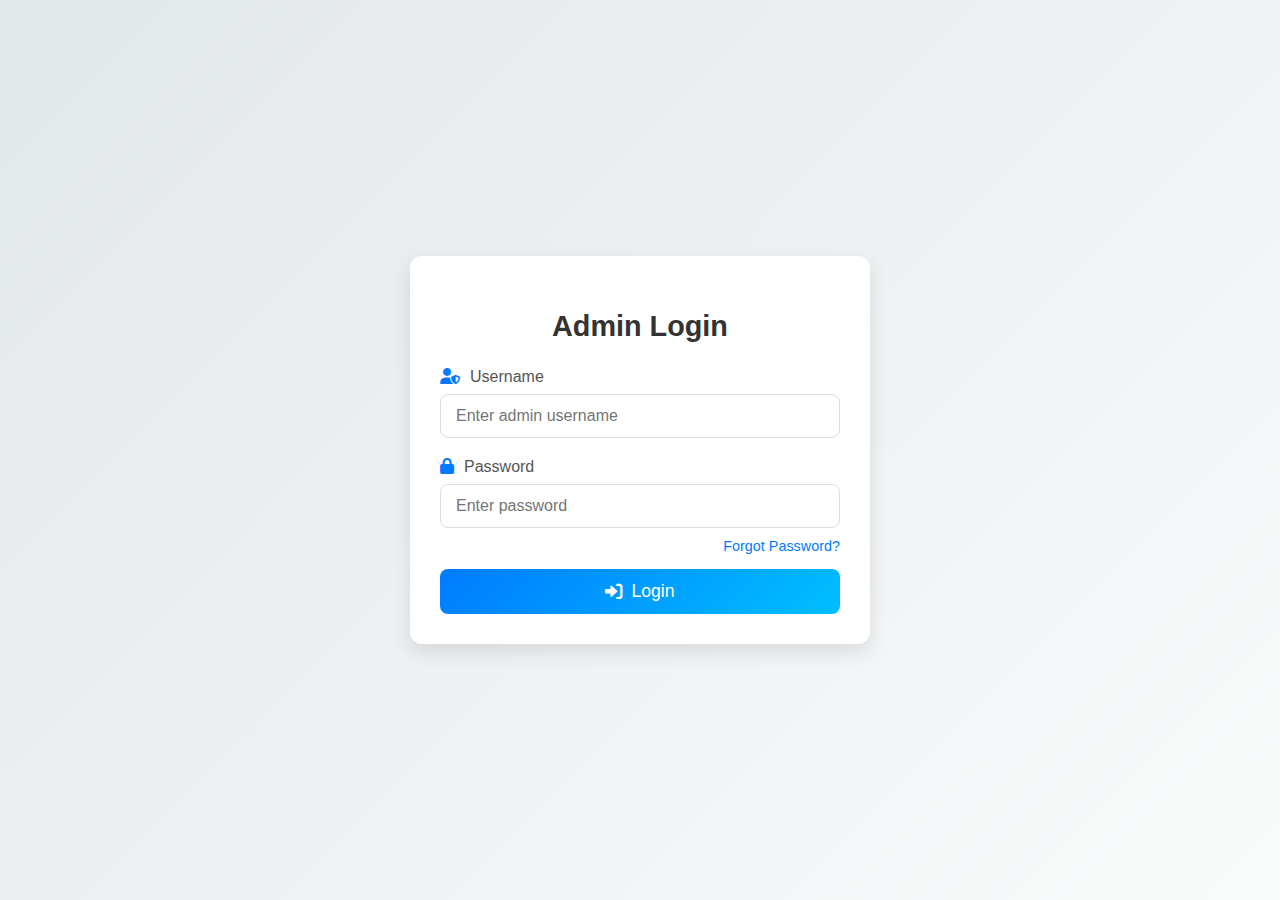
<file: Admin login.html>
<!DOCTYPE html>
<html lang="en">
<head>
  <meta charset="UTF-8" />
  <meta name="viewport" content="width=device-width, initial-scale=1.0"/>
  <title>Admin Login</title>
  <link rel="stylesheet" href="https://cdnjs.cloudflare.com/ajax/libs/font-awesome/6.0.0/css/all.min.css"/>
  <style>
    body {
      font-family: 'Poppins', sans-serif;
      background: linear-gradient(135deg, rgba(207, 216, 220, 0.6), rgba(236, 239, 241, 0.3));
      color: #333;
      margin: 0;
      padding: 0;
      display: flex;
      justify-content: center;
      align-items: center;
      min-height: 100vh;
    }

    .container {
      width: 100%;
      max-width: 400px;
      padding: 30px;
      background-color: #fff;
      border-radius: 12px;
      box-shadow: 0 8px 20px rgba(0, 0, 0, 0.1);
      transition: transform 0.3s ease;
    }

    .container:hover {
      transform: translateY(-5px);
    }

    h2 {
      text-align: center;
      margin-bottom: 25px;
      font-size: 1.8rem;
      color: #333;
      font-weight: 600;
    }

    .form-group {
      margin-bottom: 20px;
    }

    label {
      display: block;
      font-size: 1rem;
      color: #555;
      margin-bottom: 8px;
      font-weight: 500;
    }

    input[type="text"],
    input[type="password"] {
      width: 100%;
      padding: 12px 15px;
      font-size: 1rem;
      border: 1px solid #ddd;
      border-radius: 8px;
      box-sizing: border-box;
      transition: border-color 0.3s ease;
      outline: none;
    }

    input[type="text"]:focus,
    input[type="password"]:focus {
      border-color: #007bff;
      box-shadow: 0 0 8px rgba(0, 123, 255, 0.2);
    }

    button {
      background: linear-gradient(135deg, #007bff, #00bfff);
      color: #fff;
      padding: 12px 25px;
      font-size: 1.1rem;
      border: none;
      border-radius: 8px;
      cursor: pointer;
      transition: all 0.3s ease;
      display: flex;
      align-items: center;
      justify-content: center;
      width: 100%;
    }

    button:hover {
      background: linear-gradient(135deg, #0056b3, #009dff);
      transform: scale(1.05);
    }

    button i {
      margin-right: 8px;
    }

    .form-group i {
      margin-right: 10px;
      color: #007bff;
    }

    .forgot-password {
      text-align: right;
      font-size: 0.9rem;
      margin-top: -10px;
      margin-bottom: 15px;
    }

    .forgot-password a {
      text-decoration: none;
      color: #007bff;
    }

    .forgot-password a:hover {
      text-decoration: underline;
    }
  </style>
</head>
<body>
  <div class="container">
    <h2>Admin Login</h2>
    <form id="login-form">
      <div class="form-group">
        <label for="username"><i class="fa fa-user-shield"></i>Username</label>
        <input type="text" id="username" name="username" placeholder="Enter admin username" required>
      </div>

      <div class="form-group">
        <label for="password"><i class="fa fa-lock"></i>Password</label>
        <input type="password" id="password" name="password" placeholder="Enter password" required>
      </div>

      <div class="forgot-password">
        <a href="#">Forgot Password?</a>
      </div>

      <button type="submit"><i class="fa fa-sign-in-alt"></i>Login</button>
    </form>
  </div>

  <script>
    document.getElementById('login-form').addEventListener('submit', function(event) {
      event.preventDefault();
      const username = document.getElementById('username').value.trim();
      const password = document.getElementById('password').value;

      const defaultUsername = "Disaster@gmail.com";
      const defaultPassword = "Test@123";

      if (username === defaultUsername && password === defaultPassword) {
        alert("Login successful");
        window.location.href = "Admin site.html";
        // You can redirect to the admin dashboard here:
        // window.location.href = "dashboard.html";
      } else {
        alert("Invalid username or password");
      }
    });
  </script>
</body>
</html>
</file>
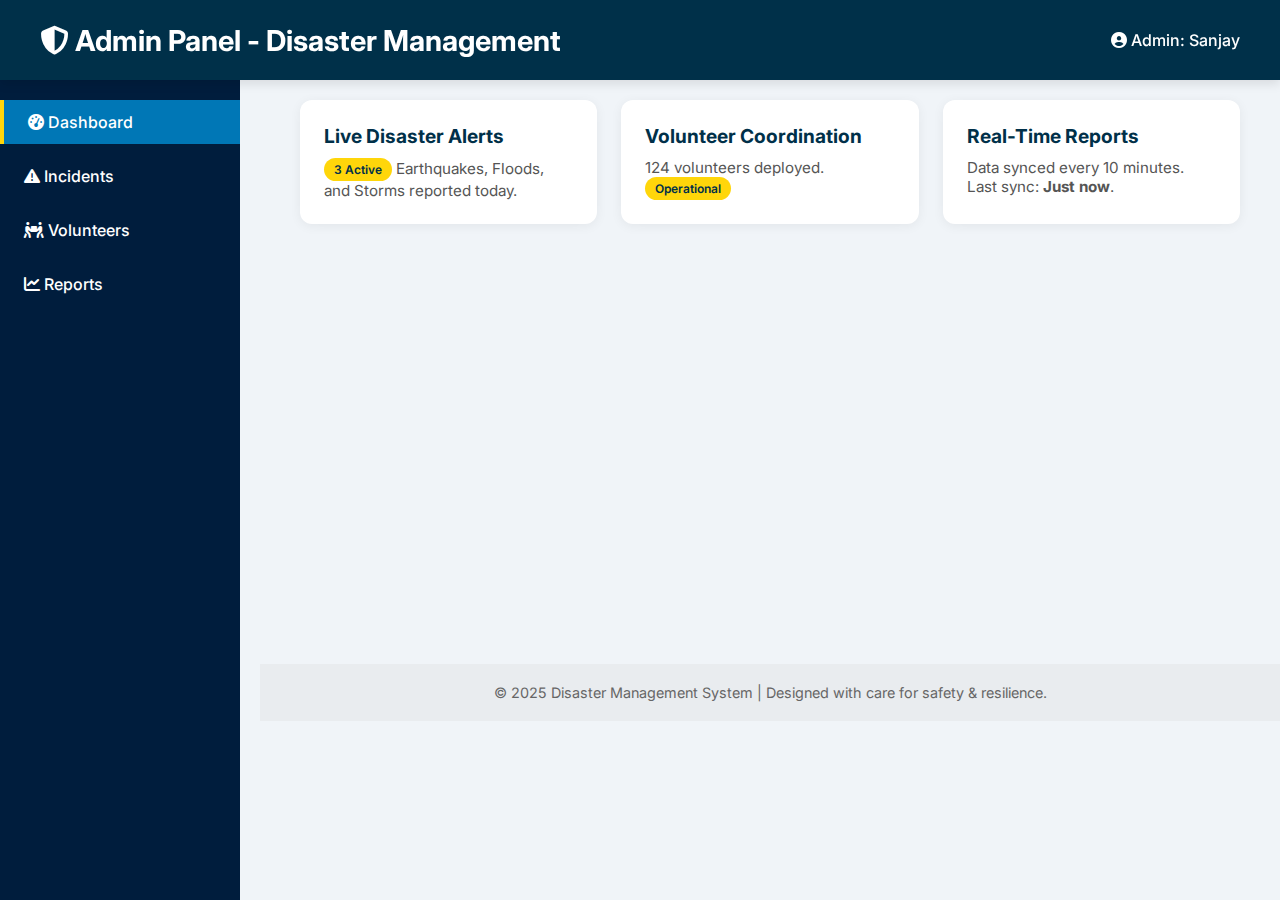
<file: Admin site.html>
<!DOCTYPE html>
<html lang="en">
<head>
    <meta charset="UTF-8">
    <meta name="viewport" content="width=device-width, initial-scale=1.0">
    <title>Admin Dashboard | Disaster Management System</title>
    <link href="https://fonts.googleapis.com/css2?family=Inter:wght@400;600;700&display=swap" rel="stylesheet">
    <link rel="stylesheet" href="https://cdnjs.cloudflare.com/ajax/libs/font-awesome/6.4.0/css/all.min.css">
    <style>
        * {
            margin: 0;
            padding: 0;
            box-sizing: border-box;
        }

        body {
            font-family: 'Inter', sans-serif;
            background: #f0f4f8;
            color: #333;
        }

        header {
            background: #003049;
            color: white;
            padding: 10px 30px;
            display: flex;
            align-items: center;
            justify-content: space-between;
            box-shadow: 0 4px 10px rgba(0,0,0,0.1);
            position: fixed;
            width: 100%;
        }

        header h1 {
            font-size: 1.7rem;
            font-weight: 700;
        }

        header .admin-user {
            font-size: 1rem;
            font-weight: 500;
        }

        .sidebar {
            position: fixed;
            top: 80px;
            left: 0;
            height: calc(100% - 80px);
            width: 240px;
            background: #001d3d;
            padding-top: 20px;
            display: flex;
            flex-direction: column;
            gap: 10px;
        }

        .sidebar a {
            padding: 12px 24px;
            color: #fff;
            text-decoration: none;
            font-weight: 500;
            transition: background 0.2s;
        }

        .sidebar a:hover,
        .sidebar a.active {
            background: #0077b6;
            border-left: 4px solid #ffd60a;
        }

        .main-content {
            margin-left: 260px;
            padding: 40px;
            margin-bottom: 400px;
        }

        .card-grid {
            display: grid;
            grid-template-columns: repeat(auto-fit, minmax(280px, 1fr));
            gap: 24px;
        }

        .card {
            background: white;
            border-radius: 12px;
            padding: 24px;
            box-shadow: 0 2px 12px rgba(0, 0, 0, 0.06);
            transition: transform 0.2s;
        }

        .card:hover {
            transform: translateY(-5px);
        }

        .card h3 {
            font-size: 1.2rem;
            margin-bottom: 10px;
            color: #003049;
        }

        .card p {
            font-size: 0.95rem;
            color: #555;
        }

        .status-tag {
            display: inline-block;
            background: #ffd60a;
            color: #003049;
            padding: 4px 10px;
            border-radius: 20px;
            font-size: 0.75rem;
            font-weight: 600;
        }

        footer {
            margin-top: 30%;
            margin-left: 260px;
            padding: 20px 40px;
            background: #e9ecef;
            text-align: center;
            font-size: 0.9rem;
            color: #666;
        }

        @media (max-width: 768px) {
            .sidebar {
                position: relative;
                width: 100%;
                height: auto;
                flex-direction: row;
                overflow-x: auto;
                top: 0;
            }

            .main-content,
            footer {
                margin-left: 0;
                padding: 20px;
            }
        }/* Reset and Base Styles */
* {
    margin: 0;
    padding: 0;
    box-sizing: border-box;
}

body {
    font-family: 'Inter', sans-serif;
    background: #f0f4f8;
    color: #333;
}

/* Header */
header {
    background: #003049;
    color: white;
    padding: 20px 40px;
    display: flex;
    align-items: center;
    justify-content: space-between;
    box-shadow: 0 4px 10px rgba(0,0,0,0.1);
    position: fixed;
    width: 100%;
    top: 0;
    left: 0;
    z-index: 1000;
    height: 80px;
}

header h1 {
    font-size: 1.8rem;
    font-weight: 700;
}

header .admin-user {
    font-size: 1rem;
    font-weight: 500;
}

/* Sidebar */
.sidebar {
    position: fixed;
    top: 80px;
    left: 0;
    height: calc(100% - 80px);
    width: 240px;
    background: #001d3d;
    padding-top: 20px;
    display: flex;
    flex-direction: column;
    gap: 10px;
    z-index: 999;
}

.sidebar a {
    padding: 12px 24px;
    color: #fff;
    text-decoration: none;
    font-weight: 500;
    transition: background 0.2s;
}

.sidebar a:hover,
.sidebar a.active {
    background: #0077b6;
    border-left: 4px solid #ffd60a;
}

/* Main Content */
.main-content {
    margin-left: 260px;
    padding: 100px 40px 40px 40px; /* adjusted top padding for fixed header */
    position: relative;
}

.card-grid {
    display: grid;
    grid-template-columns: repeat(auto-fit, minmax(280px, 1fr));
    gap: 24px;
}

.card {
    background: white;
    border-radius: 12px;
    padding: 24px;
    box-shadow: 0 2px 12px rgba(0, 0, 0, 0.06);
    transition: transform 0.2s;
}

.card:hover {
    transform: translateY(-5px);
}

.card h3 {
    font-size: 1.2rem;
    margin-bottom: 10px;
    color: #003049;
}

.card p {
    font-size: 0.95rem;
    color: #555;
}

.status-tag {
    display: inline-block;
    background: #ffd60a;
    color: #003049;
    padding: 4px 10px;
    border-radius: 20px;
    font-size: 0.75rem;
    font-weight: 600;
}


/* Footer */
footer {
    margin-left: 260px;
    padding: 20px 40px;
    background: #e9ecef;
    text-align: center;
    font-size: 0.9rem;
    color: #666;
    margin-top: 40px;
    position: relative;
}

/* Responsive */
@media (max-width: 768px) {
    .sidebar {
        position: relative;
        width: 100%;
        height: auto;
        flex-direction: row;
        overflow-x: auto;
        top: 0;
    }

    .main-content,
    footer {
        margin-left: 0;
        padding: 20px;
    }

    header {
        flex-direction: column;
        padding: 10px 20px;
        height: auto;
    }

    .sidebar {
        top: auto;
    }
} 

    </style>
</head>
<body>
    <header>
        <h1><i class="fas fa-shield-alt"></i> Admin Panel - Disaster Management</h1>
        <div class="admin-user"><i class="fas fa-user-circle"></i> Admin: Sanjay</div>
    </header>

    <nav class="sidebar">
        <a href="Admin site.html" class="active"><i class="fas fa-tachometer-alt"></i> Dashboard</a>
        <a href="#"><i class="fas fa-exclamation-triangle"></i> Incidents</a>
        <a href="#"><i class="fas fa-people-carry"></i> Volunteers</a>
        <a href="#"><i class="fas fa-chart-line"></i> Reports</a>
    </nav>

    <main class="main-content">
        <div class="card-grid">
            <div class="card">
                <h3>Live Disaster Alerts</h3>
                <p><span class="status-tag">3 Active</span> Earthquakes, Floods, and Storms reported today.</p>
            </div>

            <div class="card">
                <h3>Volunteer Coordination</h3>
                <p>124 volunteers deployed. <span class="status-tag">Operational</span></p>
            </div>


            <div class="card">
                <h3>Real-Time Reports</h3>
                <p>Data synced every 10 minutes. Last sync: <strong>Just now</strong>.</p>
            </div>
        </div>
    </main>

    <footer>
        &copy; 2025 Disaster Management System | Designed with care for safety & resilience.
    </footer>
</body>
</html>
</file>
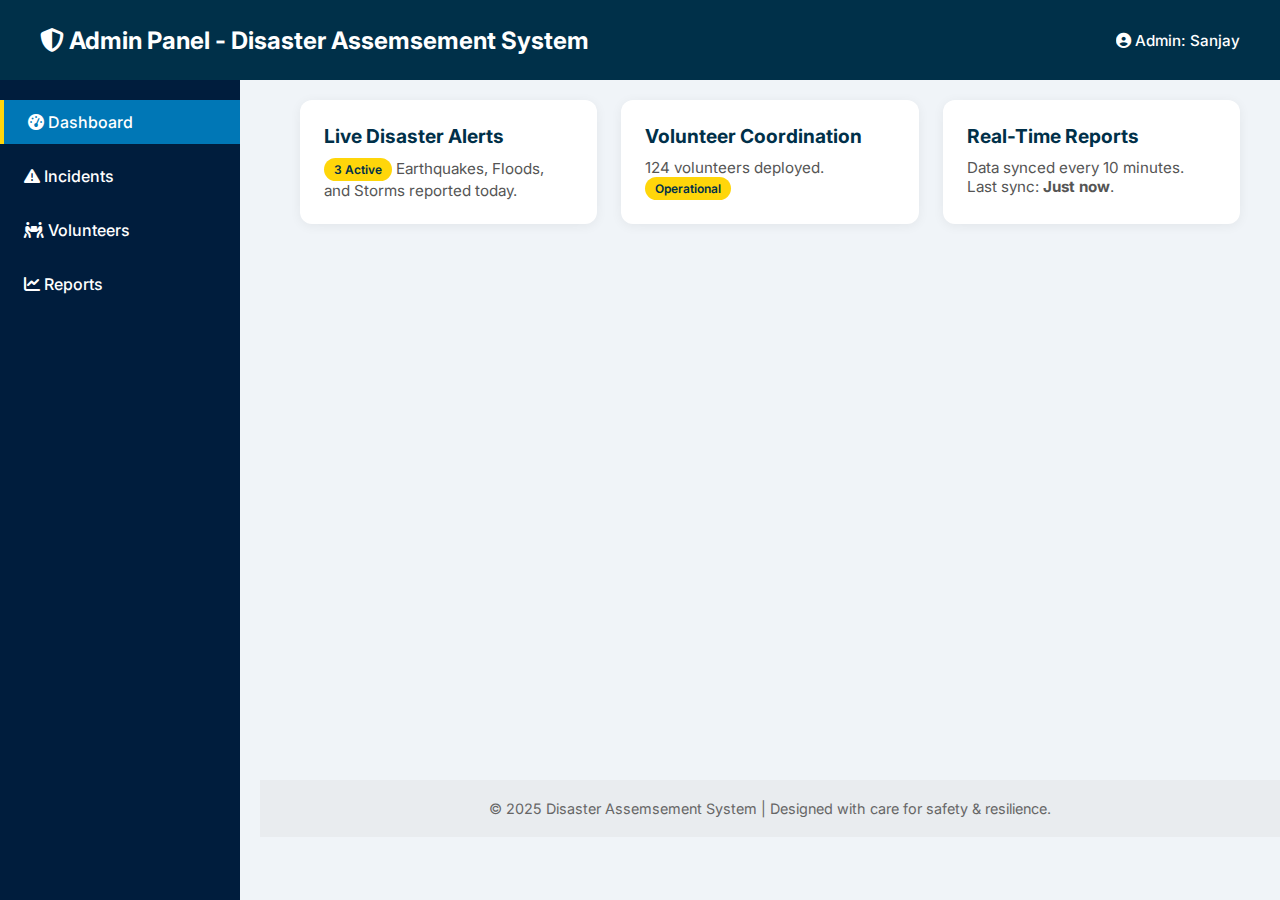
<file: adminDashboard.html>
<!DOCTYPE html>
<html lang="en">
<head>
<meta charset="UTF-8" />
<meta name="viewport" content="width=device-width, initial-scale=1.0"/>
<title>Admin Dashboard | Disaster Management System</title>
<link href="https://fonts.googleapis.com/css2?family=Inter:wght@400;600;700&display=swap" rel="stylesheet">
<link rel="stylesheet" href="https://cdnjs.cloudflare.com/ajax/libs/font-awesome/6.4.0/css/all.min.css">
<style>
* { margin: 0; padding: 0; box-sizing: border-box; }
body { font-family: 'Inter', sans-serif; background: #f0f4f8; color: #333; }
header {
    background: #003049; color: white; padding: 20px 40px;
    display: flex; align-items: center; justify-content: space-between;
    position: fixed; width: 100%; top: 0; z-index: 1000; height: 80px;
}
header h1 { font-size: 1.5rem; font-weight: 700; }
header .admin-user { font-size: 0.95rem; font-weight: 500; }
.sidebar {
    position: fixed; top: 80px; left: 0; width: 240px;
    height: calc(100% - 80px); background: #001d3d;
    padding-top: 20px; display: flex; flex-direction: column; gap: 10px;
}
.sidebar a {
    padding: 12px 24px; color: #fff; text-decoration: none; font-weight: 500;
    transition: background 0.2s;
}
.sidebar a:hover, .sidebar a.active {
    background: #0077b6; border-left: 4px solid #ffd60a;
}
.main-content {
    margin-left: 260px; padding: 100px 40px 40px 40px;
    min-height: calc(100vh - 120px);
}
.card-grid {
    display: grid; grid-template-columns: repeat(auto-fit, minmax(280px, 1fr)); gap: 24px;
}
.card {
    background: white; border-radius: 12px; padding: 24px;
    box-shadow: 0 2px 12px rgba(0,0,0,0.06); transition: transform 0.2s;
}
.card:hover { transform: translateY(-5px); }
.card h3 { font-size: 1.2rem; margin-bottom: 10px; color: #003049; }
.card p { font-size: 0.95rem; color: #555; }
.status-tag {
    display: inline-block; background: #ffd60a; color: #003049;
    padding: 4px 10px; border-radius: 20px; font-size: 0.75rem; font-weight: 600;
}
footer {
    margin-left: 260px; padding: 20px 40px; background: #e9ecef;
    text-align: center; font-size: 0.9rem; color: #666;
}
.loader {
    text-align: center; font-size: 1rem; color: #0077b6; margin-top: 20px;
}
.error {
    color: red; font-size: 1rem; text-align: center; margin-top: 20px;
}
@media (max-width: 768px) {
    .sidebar { position: relative; width: 100%; flex-direction: row; overflow-x: auto; top: 0; }
    .main-content, footer { margin-left: 0; padding: 20px; }
    header { flex-direction: column; padding: 10px 20px; height: auto; }
}
</style>
</head>
<body>
<header>
    <h1><i class="fas fa-shield-alt"></i> Admin Panel - Disaster Assemsement System</h1>
    <div class="admin-user"><i class="fas fa-user-circle"></i> Admin: Sanjay</div>
</header>

<nav class="sidebar">
    <a href="#" id="dashboard-link" class="active"><i class="fas fa-tachometer-alt"></i> Dashboard</a>
    <a href="#" id="incidents-link"><i class="fas fa-exclamation-triangle"></i> Incidents</a>
    <a href="#" id="volunteers-link"><i class="fas fa-people-carry"></i> Volunteers</a>
    <a href="#"><i class="fas fa-chart-line"></i> Reports</a>
</nav>

<main class="main-content" id="main-content">
    <div class="card-grid" id="card-grid">
        <div class="card">
            <h3>Live Disaster Alerts</h3>
            <p><span class="status-tag">3 Active</span> Earthquakes, Floods, and Storms reported today.</p>
        </div>
        <div class="card">
            <h3>Volunteer Coordination</h3>
            <p>124 volunteers deployed. <span class="status-tag">Operational</span></p>
        </div>
        <div class="card">
            <h3>Real-Time Reports</h3>
            <p>Data synced every 10 minutes. Last sync: <strong>Just now</strong>.</p>
        </div>
    </div>
</main>

<footer>
    &copy; 2025 Disaster Assemsement System | Designed with care for safety & resilience.
</footer>

<script>
// Elements
const dashboardLink = document.getElementById('dashboard-link');
const incidentsLink = document.getElementById('incidents-link');
const volunteersLink = document.getElementById('volunteers-link');
const reportsLink = document.querySelector('.sidebar a:nth-child(4)');
const cardGrid = document.getElementById('card-grid');

// Dashboard content
const dashboardContent = `
    <div class="card">
        <h3>Live Disaster Alerts</h3>
        <p><span class="status-tag">3 Active</span> Earthquakes, Floods, and Storms reported today.</p>
    </div>
    <div class="card">
        <h3>Volunteer Coordination</h3>
        <p>124 volunteers deployed. <span class="status-tag">Operational</span></p>
    </div>
    <div class="card">
        <h3>Real-Time Reports</h3>
        <p>Data synced every 10 minutes. Last sync: <strong>Just now</strong>.</p>
    </div>
`;

// Utility to set active link
function setActive(link) {
    [dashboardLink, incidentsLink, volunteersLink, reportsLink].forEach(l => l.classList.remove('active'));
    link.classList.add('active');
}

// Load Dashboard
dashboardLink.addEventListener('click', (e) => {
    e.preventDefault();
    setActive(dashboardLink);
    cardGrid.innerHTML = dashboardContent;
});

// Load Incidents
incidentsLink.addEventListener('click', async (e) => {
    e.preventDefault();
    setActive(incidentsLink);
    cardGrid.innerHTML = `<div class="loader">Loading incidents...</div>`;
    try {
        const response = await fetch('https://tight-pleasantly-drum.ngrok-free.app/disaster/incidents', {
            method: 'GET',
            headers: { 'Authorization': 'Basic dGVzdDoxMjNUZWNo' },
            credentials: 'include'
        });
        if (!response.ok) throw new Error(`Server responded with ${response.status}`);
        const incidents = await response.json();
        if (!Array.isArray(incidents) || incidents.length === 0) {
            cardGrid.innerHTML = `<div class="error">No incidents found.</div>`;
            return;
        }
        function createField(label, value) {
            return (value && value.toString().trim() !== "") ? `<p><strong>${label}:</strong> ${value}</p>` : '';
        }
        cardGrid.innerHTML = incidents.map(incident => `
            <div class="card">
                <h3>${incident.typeOfIncident || 'Incident'}</h3>
                ${createField('Location', incident.location)}
                ${createField('Description', incident.description)}
                ${createField('Date', incident.date ? new Date(incident.date).toLocaleString() : '')}
                ${createField('Reported By', incident.reportedUser)}
                ${createField('Email', incident.reportedEmailID)}
            </div>
        `).join('');
    } catch (error) {
        console.error('Error fetching incidents:', error);
        cardGrid.innerHTML = `<div class="error">Failed to load incidents. Please try again later.</div>`;
    }
});

// Load Volunteers
volunteersLink.addEventListener('click', async (e) => {
    e.preventDefault();
    setActive(volunteersLink);
    cardGrid.innerHTML = `<div class="loader">Loading volunteers...</div>`;
    try {
        const response = await fetch('https://tight-pleasantly-drum.ngrok-free.app/volunteer/list', {
            method: 'GET',
            headers: { 'Authorization': 'Basic dGVzdDoxMjNUZWNo' },
            credentials: 'include'
        });
        if (!response.ok) throw new Error(`Server responded with ${response.status}`);
        const volunteers = await response.json();
        if (!Array.isArray(volunteers) || volunteers.length === 0) {
            cardGrid.innerHTML = `<div class="error">No volunteers found.</div>`;
            return;
        }
        function createField(label, value) {
            return (value && value.toString().trim() !== "") ? `<p><strong>${label}:</strong> ${value}</p>` : '';
        }
        cardGrid.innerHTML = volunteers.map(volunteer => `
            <div class="card">
                <h3>${volunteer.fullName || 'Volunteer'}</h3>
                ${createField('Email', volunteer.emailId)}
                ${createField('Contact', volunteer.contactDetails)}
                ${createField('Experience', volunteer.pastORFutureExperience)}
            </div>
        `).join('');
    } catch (error) {
        console.error('Error fetching volunteers:', error);
        cardGrid.innerHTML = `<div class="error">Failed to load volunteers. Please try again later.</div>`;
    }
});

// Handle Reports Export
reportsLink.addEventListener('click', async (e) => {
    e.preventDefault();
    setActive(reportsLink);
    cardGrid.innerHTML = `<div class="loader">Preparing report for download...</div>`;
    try {
        // Fetch Incidents
        const incidentsResponse = await fetch('https://tight-pleasantly-drum.ngrok-free.app/disaster/incidents', {
            method: 'GET',
            headers: { 'Authorization': 'Basic dGVzdDoxMjNUZWNo' },
            credentials: 'include'
        });
        const incidents = incidentsResponse.ok ? await incidentsResponse.json() : [];

        // Fetch Volunteers
        const volunteersResponse = await fetch('https://tight-pleasantly-drum.ngrok-free.app/volunteer/list', {
            method: 'GET',
            headers: { 'Authorization': 'Basic dGVzdDoxMjNUZWNo' },
            credentials: 'include'
        });
        const volunteers = volunteersResponse.ok ? await volunteersResponse.json() : [];

        let csvContent = "data:text/csv;charset=utf-8,";
        csvContent += "Incidents Report\n";
        csvContent += "Type,Location,Description,Date,Reported By,Email\n";
        incidents.forEach(incident => {
            csvContent += `"${incident.typeOfIncident || ''}","${incident.location || ''}","${incident.description || ''}","${incident.date || ''}","${incident.reportedUser || ''}","${incident.reportedEmailID || ''}"\n`;
        });

        csvContent += "\nVolunteers Report\n";
        csvContent += "Full Name,Email,Contact,Experience\n";
        volunteers.forEach(volunteer => {
            csvContent += `"${volunteer.fullName || ''}","${volunteer.emailId || ''}","${volunteer.contactDetails || ''}","${volunteer.pastORFutureExperience || ''}"\n`;
        });

        const encodedUri = encodeURI(csvContent);
        const link = document.createElement("a");
        link.setAttribute("href", encodedUri);
        link.setAttribute("download", "disaster_report.csv");
        document.body.appendChild(link);
        link.click();
        document.body.removeChild(link);

        cardGrid.innerHTML = `<div class="loader">Report downloaded successfully!</div>`;
    } catch (error) {
        console.error('Error preparing report:', error);
        cardGrid.innerHTML = `<div class="error">Failed to generate report. Please try again later.</div>`;
    }
});
</script>

</body>
</html>
</file>
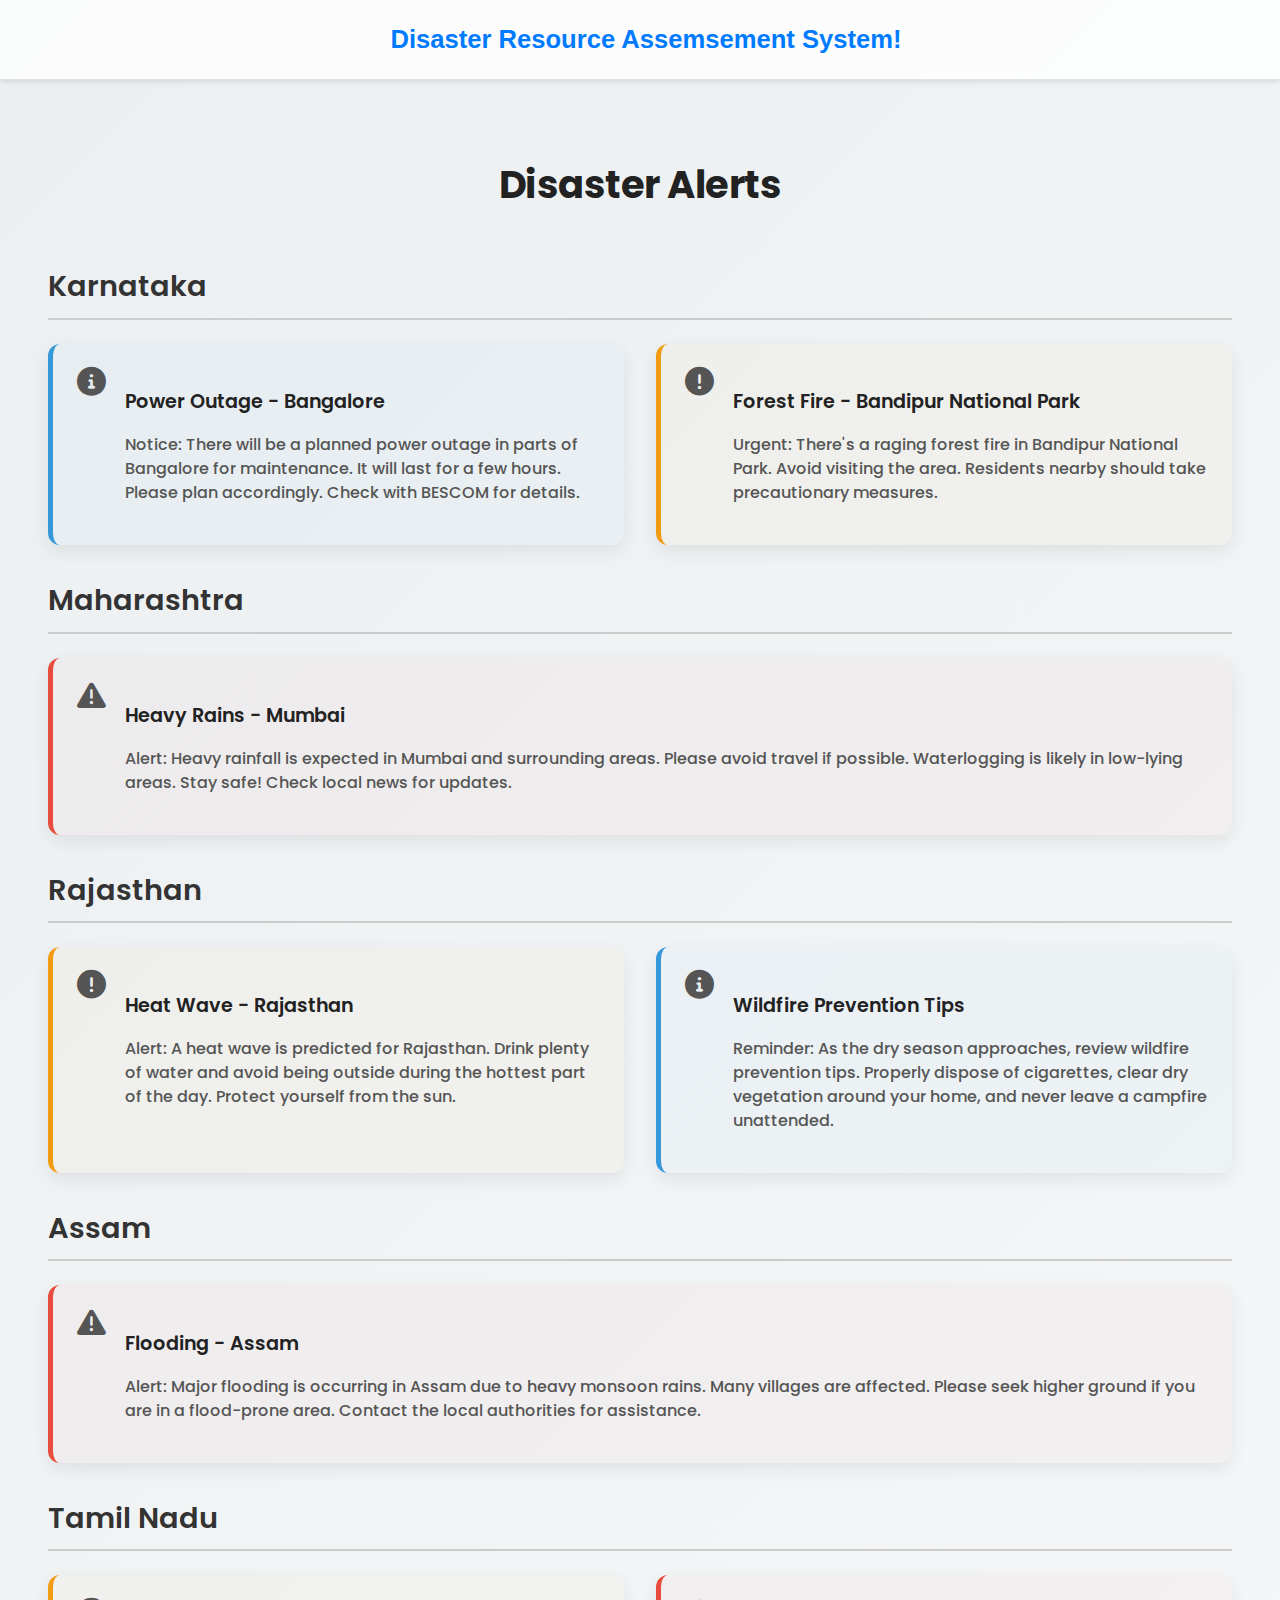
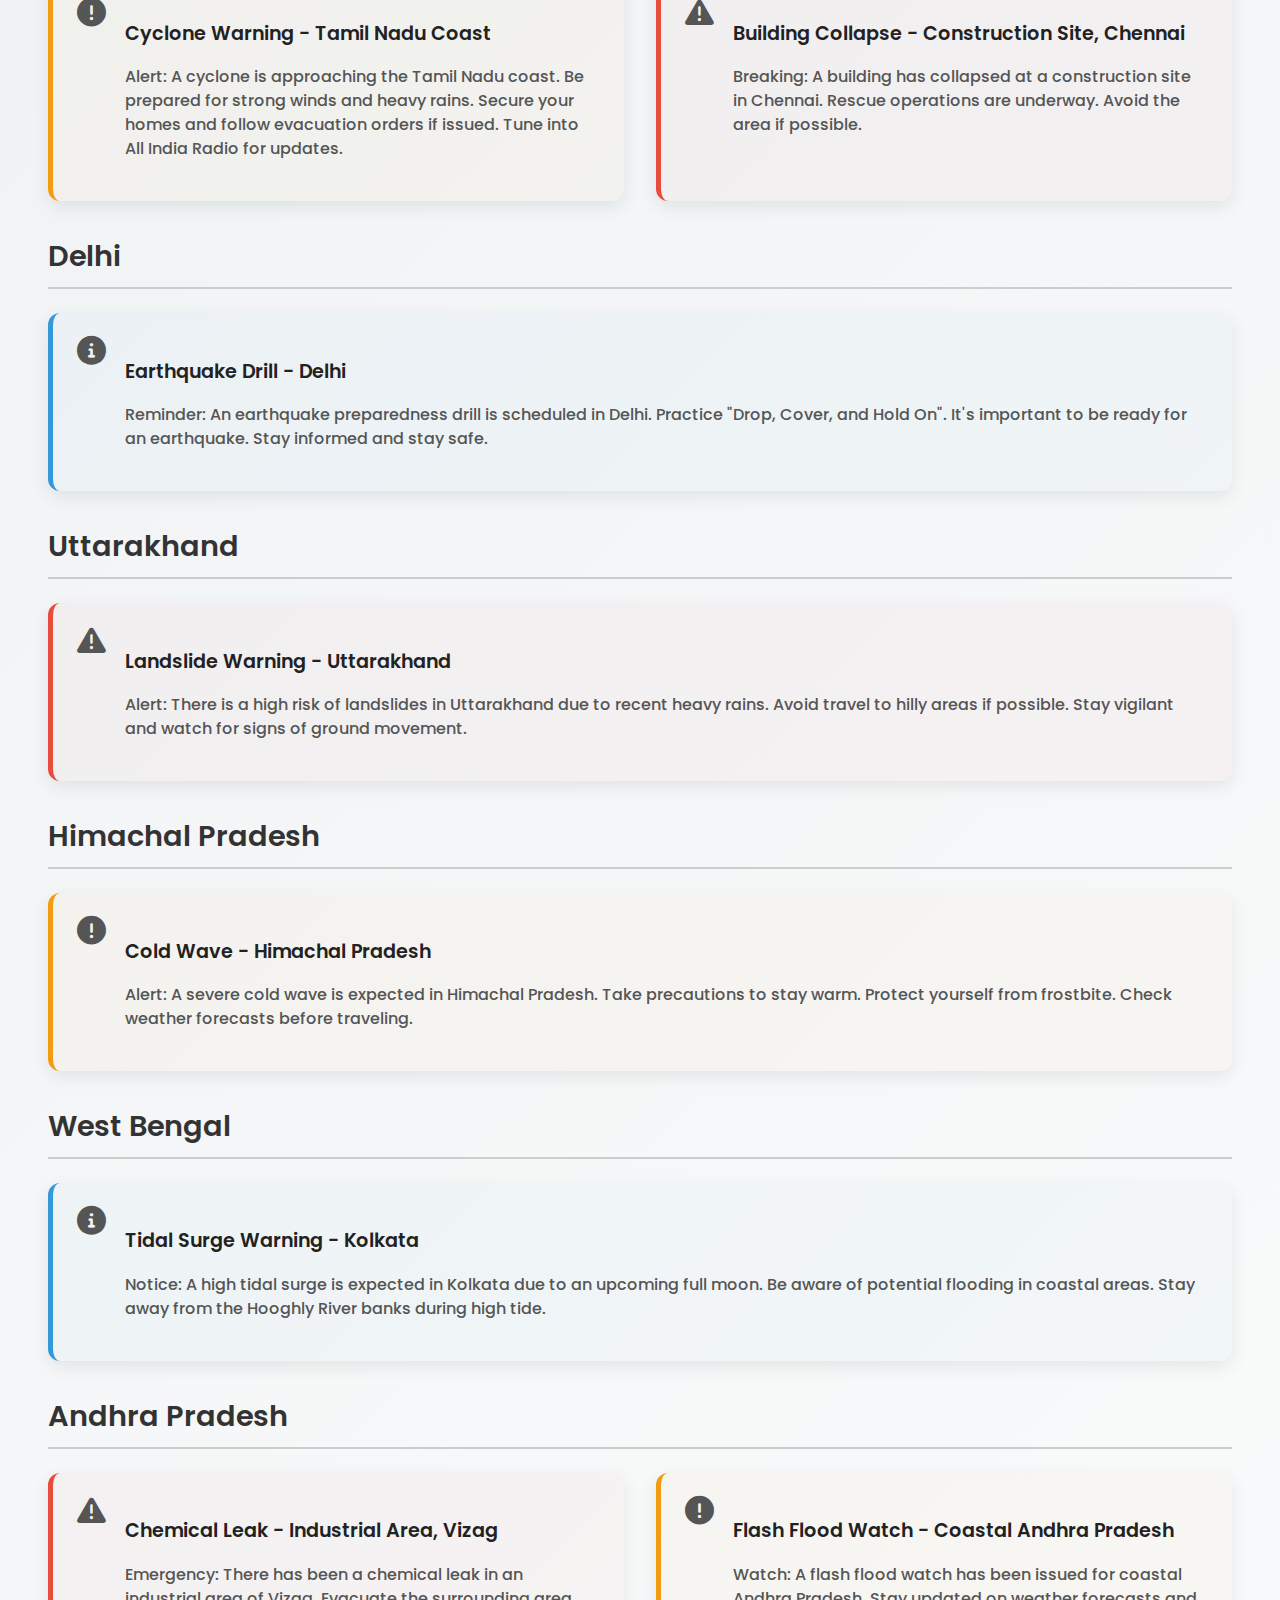
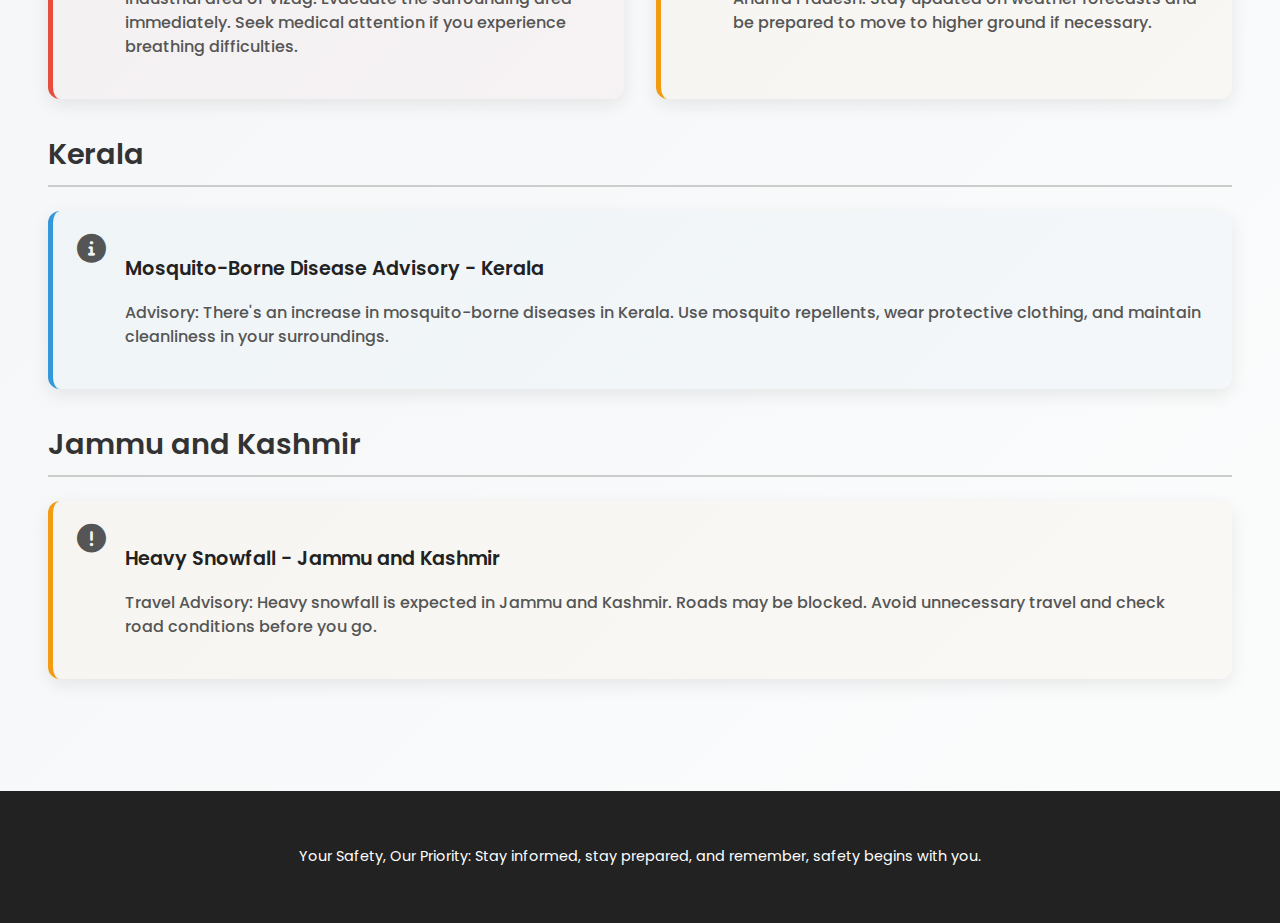
<file: alert.html>
<!DOCTYPE html>
<html lang="en">
<head>
    <meta charset="UTF-8">
    <meta name="viewport" content="width=device-width, initial-scale=1.0">
    <title>Disaster Alerts</title>
    <link rel="stylesheet" href="https://cdnjs.cloudflare.com/ajax/libs/font-awesome/6.0.0/css/all.min.css"
          integrity="sha512-9usAa10IRO0HhonpyAIVpjrylPvoDwiPUiKdWk5t3PyolY1cOd4DSE0Ga+ri4AuTroPR5aQvXU9xC6qOPnzFeg=="
          crossorigin="anonymous" referrerpolicy="no-referrer"/>
    <link rel="preconnect" href="https://fonts.googleapis.com">
    <link rel="preconnect" href="https://fonts.gstatic.com" crossorigin>
    <link href="https://fonts.googleapis.com/css2?family=Poppins:wght@300;400;500;600;700&display=swap" rel="stylesheet">
    <style>
        /* General Styles */
        body {
            font-family: 'Poppins', sans-serif;
            margin: 0;
            padding: 0;
            background: linear-gradient(135deg, rgba(207, 216, 220, 0.4), rgba(236, 239, 241, 0.2)); /* Soft gradient */
            color: #333;
            line-height: 1.6;
            overflow-x: hidden;
            display: flex;
            flex-direction: column;
            min-height: 100vh; /* Ensure the footer stays at the bottom */
        }

        a {
            color: #007bff;
            text-decoration: none;
            transition: color 0.3s ease;
        }

        a:hover {
            text-decoration: underline;
            color: #0056b3;
        }

        /* Logo Section */
        .logo-section {
            padding: 1.2rem 2rem;
            background: rgba(255, 255, 255, 0.8); /* Semi-transparent white */
            color: #333;
            text-align: left;
            font-size: 1.2rem;
            font-weight: bold;
            display: flex;
            align-items: center;
            justify-content: center;
            box-shadow: 0 2px 5px rgba(0, 0, 0, 0.1); /* Subtle shadow */
            border-bottom: 1px solid rgba(0,0,0,0.1);
        }

        .logo {
            display: flex;
            align-items: center;
            font-size: 1.6rem;
            font-weight: 700;
        }

        .logo i {
            margin-right: 0.75rem;
            color: #007bff;
            font-size: 1.8rem;
        }

        .cursive-green {
            font-family: 'Montserrat Alternates', sans-serif;
            color: #007bff;
            font-weight: 600;
        }

        /* Alerts Section */
        .alerts-page {
            padding: 3rem 3rem;
            width: 1200px
            flex-grow: 1;
        }

        .alerts-page h1 {
            text-align: center;
            color: #222;
            margin-bottom: 3rem;
            font-size: 2.4rem;
            font-weight: 700;
            letter-spacing: -0.5px;
        }

        .state-section {
            margin-bottom: 2rem;
        }

        .state-heading {
            font-size: 1.8rem;
            color: #333;
            font-weight: 600;
            border-bottom: 2px solid #ccc;
            padding-bottom: 0.5rem;
            margin-bottom: 1.5rem;
        }

        .alerts-container {
            display: grid;
            grid-template-columns: repeat(auto-fit, minmax(350px, 1fr)); /* Responsive grid */
            gap: 2rem;
        }

        .alert-item {
            display: flex;
            align-items: flex-start;
            padding: 1.5rem;
            border-radius: 12px;
            font-size: 1rem;
            font-weight: 500;
            border-left: 5px solid transparent;
            background: #fff;
            transition: transform 0.2s ease-in-out, box-shadow 0.2s ease-in-out;
            box-shadow: 0 6px 18px rgba(0, 0, 0, 0.08);
            box-sizing: border-box;
            overflow: hidden; /* Prevents content overflow */
            width: 100%;
        }

        .alert-item:hover {
            transform: translateY(-5px);
            box-shadow: 0 9px 25px rgba(0, 0, 0, 0.1);
        }

        .alert-item i {
            font-size: 1.8rem;
            margin-right: 1.2rem;
            color: #555;
        }

        .alert-content {
            flex: 1;
        }

        .alert-content h3 {
            font-size: 1.2rem;
            margin-bottom: 0.6rem;
            color: #222;
            font-weight: 600;
        }

        .alert-content p {
            font-size: 1rem;
            color: #555;
            margin-bottom: 1rem;
            line-height: 1.5;
        }

        /* Priority Colors (More subtle) */
        .high-priority { border-left-color: #e74c3c; }
        .medium-priority { border-left-color: #f39c12; }
        .low-priority { border-left-color: #3498db; }

        .high-priority { background-color: rgba(231, 76, 60, 0.03); }
        .medium-priority { background-color: rgba(243, 156, 18, 0.03); }
        .low-priority { background-color: rgba(52, 152, 219, 0.03); }

        .alert-item a {
            color: #3498db;
            text-decoration: none;
            font-weight: 600;
            transition: color 0.3s ease;
        }

        .alert-item a:hover {
            text-decoration: underline;
            color: #2980b9;
        }

        /* New Alert Styling */
        .new-alert {
            border: 2px solid #2ecc71; /* Example: Green border */
            box-shadow: 0 0 15px rgba(46, 204, 113, 0.5); /* Example: Glow effect */
        }

        /* Footer Styles */
        footer {
            text-align: center;
            padding: 2.5rem;
            background-color: #222;
            color: #fff;
            font-size: 0.9rem;
            margin-top: 2rem;
        }

        /* Media Queries for Responsiveness */
        @media (max-width: 768px) {
            .alerts-page {
                padding: 2rem 1rem;
                margin: 1rem auto;
            }

            .alerts-page h1 {
                font-size: 2rem;
                margin-bottom: 2rem;
            }

            .state-heading {
                font-size: 1.6rem;
            }

            .alerts-container {
                grid-template-columns: 1fr; /* Single column on small screens */
                gap: 1.5rem;
            }

            .alert-item {
                padding: 1.25rem;
                font-size: 0.9rem;
            }

            .alert-item i {
                font-size: 1.5rem;
                margin-right: 1rem;
            }

            .alert-content h3 {
                font-size: 1.1rem;
            }
        }
    </style>
</head>
<body>
    <!-- Logo Section -->
    <div class="logo-section">
        <div class="logo">
            <i class="fa-solid fa-house-flood-water"></i>
          <span class="cursive-green">Disaster Resource Assemsement System!</span>
        </div>
    </div>

    <div class="alerts-page">
        <h1>Disaster Alerts</h1>

        <!-- Karnataka Alerts -->
        <div class="state-section">
            <h2 class="state-heading">Karnataka</h2>
            <div class="alerts-container" id="karnataka-alerts">
                <!-- Example initial alerts -->
                <div class="alert-item low-priority">
                    <i class="fa fa-info-circle"></i>
                    <div class="alert-content">
                        <h3>Power Outage - Bangalore</h3>
                        <p>Notice: There will be a planned power outage in parts of Bangalore for maintenance. It will last for a few hours. Please plan accordingly. Check with BESCOM for details.</p>
                    </div>
                </div>

                <div class="alert-item medium-priority">
                    <i class="fa fa-exclamation-circle"></i>
                    <div class="alert-content">
                        <h3>Forest Fire - Bandipur National Park</h3>
                        <p>Urgent: There's a raging forest fire in Bandipur National Park. Avoid visiting the area. Residents nearby should take precautionary measures.</p>
                    </div>
                </div>
            </div>
        </div>

        <!-- Maharashtra Alerts -->
        <div class="state-section">
            <h2 class="state-heading">Maharashtra</h2>
            <div class="alerts-container" id="maharashtra-alerts">
                <!-- Initial Alerts -->
                <div class="alert-item high-priority">
                    <i class="fa fa-exclamation-triangle"></i>
                    <div class="alert-content">
                        <h3>Heavy Rains - Mumbai</h3>
                        <p>Alert: Heavy rainfall is expected in Mumbai and surrounding areas. Please avoid travel if possible. Waterlogging is likely in low-lying areas. Stay safe! Check local news for updates.</p>
                    </div>
                </div>
            </div>

        </div>


        <!-- Rajasthan Alerts -->
        <div class="state-section">
            <h2 class="state-heading">Rajasthan</h2>
            <div class="alerts-container" id="rajasthan-alerts">
                <!-- Initial Alerts -->
                <div class="alert-item medium-priority">
                    <i class="fa fa-exclamation-circle"></i>
                    <div class="alert-content">
                        <h3>Heat Wave - Rajasthan</h3>
                        <p>Alert: A heat wave is predicted for Rajasthan. Drink plenty of water and avoid being outside during the hottest part of the day. Protect yourself from the sun.</p>
                    </div>
                </div>

                <div class="alert-item low-priority">
                    <i class="fa fa-info-circle"></i>
                    <div class="alert-content">
                        <h3>Wildfire Prevention Tips</h3>
                        <p>Reminder: As the dry season approaches, review wildfire prevention tips. Properly dispose of cigarettes, clear dry vegetation around your home, and never leave a campfire unattended.</p>
                    </div>
                </div>
            </div>
        </div>

        <!-- Assam Alerts -->
        <div class="state-section">
            <h2 class="state-heading">Assam</h2>
            <div class="alerts-container" id="assam-alerts">
                <!-- Initial Alerts -->
                <div class="alert-item high-priority">
                    <i class="fa fa-exclamation-triangle"></i>
                    <div class="alert-content">
                        <h3>Flooding - Assam</h3>
                        <p>Alert: Major flooding is occurring in Assam due to heavy monsoon rains. Many villages are affected. Please seek higher ground if you are in a flood-prone area. Contact the local authorities for assistance.</p>
                    </div>
                </div>
            </div>
        </div>

        <!-- Tamil Nadu Alerts -->
        <div class="state-section">
            <h2 class="state-heading">Tamil Nadu</h2>
            <div class="alerts-container" id="tamil-nadu-alerts">
                <!-- Initial Alerts -->
                <div class="alert-item medium-priority">
                    <i class="fa fa-exclamation-circle"></i>
                    <div class="alert-content">
                        <h3>Cyclone Warning - Tamil Nadu Coast</h3>
                        <p>Alert: A cyclone is approaching the Tamil Nadu coast. Be prepared for strong winds and heavy rains. Secure your homes and follow evacuation orders if issued. Tune into All India Radio for updates.</p>
                    </div>
                </div>

                <div class="alert-item high-priority">
                    <i class="fa fa-exclamation-triangle"></i>
                    <div class="alert-content">
                        <h3>Building Collapse - Construction Site, Chennai</h3>
                        <p>Breaking: A building has collapsed at a construction site in Chennai. Rescue operations are underway. Avoid the area if possible.</p>
                    </div>
                </div>
            </div>
        </div>

        <!-- Delhi Alerts -->
        <div class="state-section">
            <h2 class="state-heading">Delhi</h2>
            <div class="alerts-container" id="delhi-alerts">
                <!-- Initial Alerts -->
                <div class="alert-item low-priority">
                    <i class="fa fa-info-circle"></i>
                    <div class="alert-content">
                        <h3>Earthquake Drill - Delhi</h3>
                        <p>Reminder: An earthquake preparedness drill is scheduled in Delhi. Practice "Drop, Cover, and Hold On". It's important to be ready for an earthquake. Stay informed and stay safe.</p>
                    </div>
                </div>
            </div>
        </div>

        <!-- Uttarakhand Alerts -->
        <div class="state-section">
            <h2 class="state-heading">Uttarakhand</h2>
            <div class="alerts-container" id="uttarakhand-alerts">
                <!-- Initial Alerts -->
                <div class="alert-item high-priority">
                    <i class="fa fa-exclamation-triangle"></i>
                    <div class="alert-content">
                        <h3>Landslide Warning - Uttarakhand</h3>
                        <p>Alert: There is a high risk of landslides in Uttarakhand due to recent heavy rains. Avoid travel to hilly areas if possible. Stay vigilant and watch for signs of ground movement.</p>
                    </div>
                </div>
            </div>
        </div>

        <!-- Himachal Pradesh Alerts -->
        <div class="state-section">
            <h2 class="state-heading">Himachal Pradesh</h2>
            <div class="alerts-container" id="himachal-pradesh-alerts">
                <!-- Initial Alerts -->
                <div class="alert-item medium-priority">
                    <i class="fa fa-exclamation-circle"></i>
                    <div class="alert-content">
                        <h3>Cold Wave - Himachal Pradesh</h3>
                        <p>Alert: A severe cold wave is expected in Himachal Pradesh. Take precautions to stay warm. Protect yourself from frostbite. Check weather forecasts before traveling.</p>
                    </div>
                </div>
            </div>
        </div>

        <!-- West Bengal Alerts -->
        <div class="state-section">
            <h2 class="state-heading">West Bengal</h2>
            <div class="alerts-container" id="west-bengal-alerts">
                <!-- Initial Alerts -->
                <div class="alert-item low-priority">
                    <i class="fa fa-info-circle"></i>
                    <div class="alert-content">
                        <h3>Tidal Surge Warning - Kolkata</h3>
                        <p>Notice: A high tidal surge is expected in Kolkata due to an upcoming full moon. Be aware of potential flooding in coastal areas. Stay away from the Hooghly River banks during high tide.</p>
                    </div>
                </div>
            </div>
        </div>

        <!-- Andhra Pradesh Alerts -->
        <div class="state-section">
            <h2 class="state-heading">Andhra Pradesh</h2>
            <div class="alerts-container" id="andhra-pradesh-alerts">
                <!-- Initial Alerts -->
                <div class="alert-item high-priority">
                    <i class="fa fa-exclamation-triangle"></i>
                    <div class="alert-content">
                        <h3>Chemical Leak - Industrial Area, Vizag</h3>
                        <p>Emergency: There has been a chemical leak in an industrial area of Vizag. Evacuate the surrounding area immediately. Seek medical attention if you experience breathing difficulties.</p>
                    </div>
                </div>

                <div class="alert-item medium-priority">
                    <i class="fa fa-exclamation-circle"></i>
                    <div class="alert-content">
                        <h3>Flash Flood Watch - Coastal Andhra Pradesh</h3>
                        <p>Watch: A flash flood watch has been issued for coastal Andhra Pradesh. Stay updated on weather forecasts and be prepared to move to higher ground if necessary.</p>
                    </div>
                </div>
            </div>
        </div>

        <!-- Kerala Alerts -->
        <div class="state-section">
            <h2 class="state-heading">Kerala</h2>
            <div class="alerts-container" id="kerala-alerts">
                <!-- Initial Alerts -->
                <div class="alert-item low-priority">
                    <i class="fa fa-info-circle"></i>
                    <div class="alert-content">
                        <h3>Mosquito-Borne Disease Advisory - Kerala</h3>
                        <p>Advisory: There's an increase in mosquito-borne diseases in Kerala. Use mosquito repellents, wear protective clothing, and maintain cleanliness in your surroundings.</p>
                    </div>
                </div>
            </div>
        </div>

        <!-- Jammu and Kashmir Alerts -->
        <div class="state-section">
            <h2 class="state-heading">Jammu and Kashmir</h2>
            <div class="alerts-container" id="jammu-and-kashmir-alerts">
                <!-- Initial Alerts -->
                <div class="alert-item medium-priority">
                    <i class="fa fa-exclamation-circle"></i>
                    <div class="alert-content">
                        <h3>Heavy Snowfall - Jammu and Kashmir</h3>
                        <p>Travel Advisory: Heavy snowfall is expected in Jammu and Kashmir. Roads may be blocked. Avoid unnecessary travel and check road conditions before you go.</p>
                    </div>
                </div>
            </div>
        </div>
    </div>

    <footer>
        <p>Your Safety, Our Priority: Stay informed, stay prepared, and remember, safety begins with you.</p>
    </footer>

   
</body>
</html>
</file>
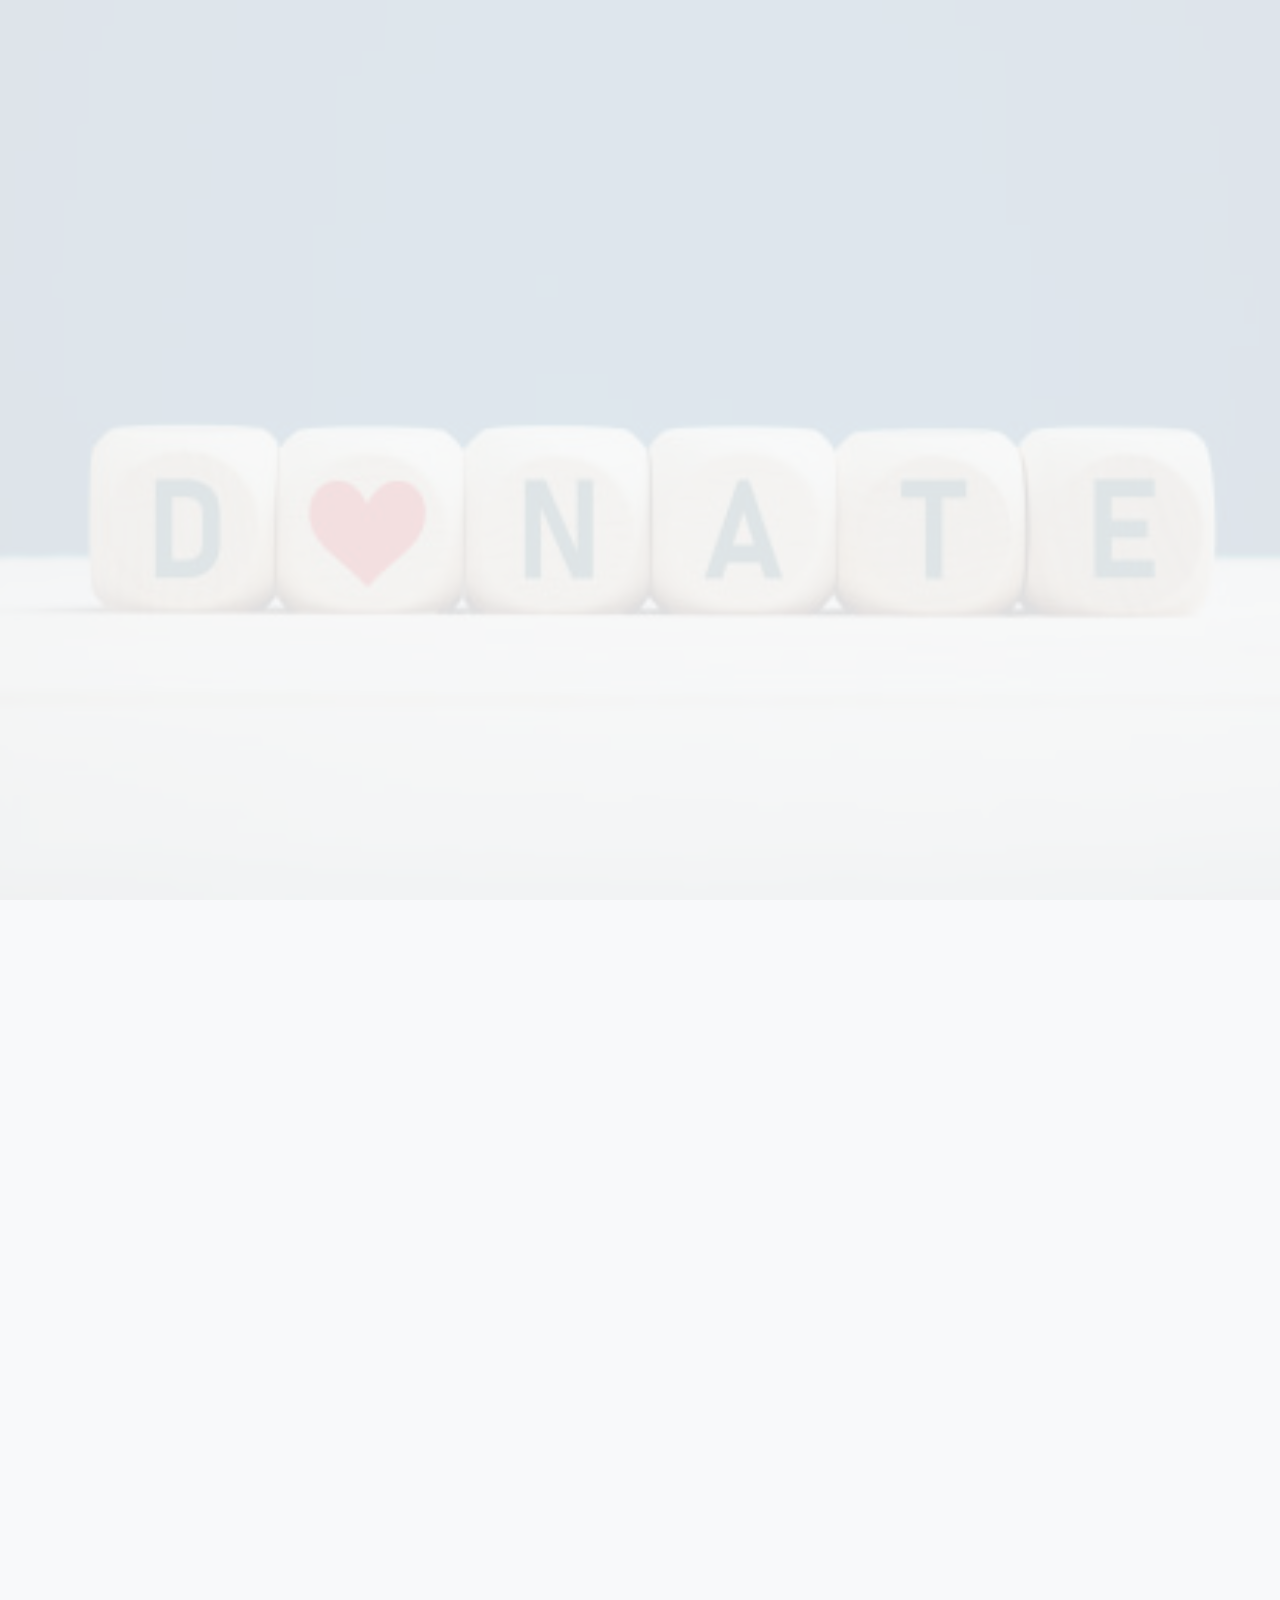
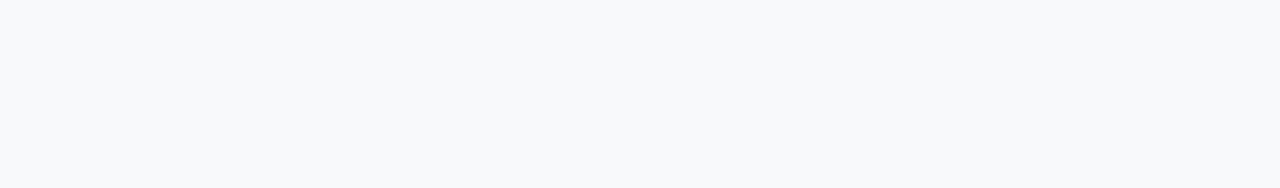
<file: donate.html>
<!DOCTYPE html>
<html lang="en">
<head>
    <meta charset="UTF-8">
    <meta name="viewport" content="width=device-width, initial-scale=1.0">
    <title>Support Disaster Relief - Donate Now</title>
    <link rel="preconnect" href="https://fonts.googleapis.com">
    <link rel="preconnect" href="https://fonts.gstatic.com" crossorigin>
    <link href="https://fonts.googleapis.com/css2?family=Poppins:wght@400;500;600&display=swap" rel="stylesheet">
    <link rel="stylesheet" href="https://cdnjs.cloudflare.com/ajax/libs/font-awesome/6.4.2/css/all.min.css">
    <style>
        /* Root Variables */
        :root {
            --primary-color: #007bff;
            --secondary-color: #0056b3;
            --text-color: #333;
            --background-color: #f8f9fa;
            --light-text-color: #fff;
            --footer-background-color: #333;
            --font-family: 'Poppins', sans-serif;
            --transition-duration: 0.3s;
            --box-shadow: 0 2px 4px rgba(0, 0, 0, 0.05);
            --border-radius: 5px;
            --header-height: 80px;
        }

        /* General Styles */
        body {
            font-family: var(--font-family);
            margin: 0;
            padding: 0;
            background-color: var(--background-color);
            color: var(--text-color);
            line-height: 1.6;
            overflow-x: hidden;
            position: relative;
            opacity: 0;
            animation: fadeInBody 0.6s forwards ease-in-out 0.2s;
            transition: opacity var(--transition-duration) ease-in-out;
        }

        body.fade-out {
            opacity: 0;
        }

        @keyframes fadeInBody {
            to { opacity: 1; }
        }

        body::before {
            content: "";
            position: fixed;
            top: 0;
            left: 0;
            width: 100%;
            height: 100%;
            background-image: url(Donate\ Photo.jpg);
            background-size: cover;
            background-repeat: no-repeat;
            background-position: center center;
            opacity: 0.1;
            z-index: -1;
        }

        .container {
            width: 100%;
            min-height: 100vh;
            margin: 0;
            padding: 0;
            overflow: hidden;
            display: flex;
            flex-direction: column;
        }

        /* Header Styles */
        header {
            position: absolute;
            top: 0;
            left: 0;
            width: 100%;
            background: transparent;
            color: var(--text-color);
            padding: 1rem 0;
            display: flex;
            align-items: center;
            justify-content: center;
            z-index: 1000;
            border-bottom: 1px solid rgba(0, 0, 0, 0.1);
            box-shadow: var(--box-shadow);
            opacity: 0;
            animation: fadeInHeader 0.6s forwards ease-in-out 0.3s;
            height: var(--header-height);
        }

        @keyframes fadeInHeader {
            to { opacity: 1; }
        }

        .logo {
            font-size: 1.4rem;
            font-weight: 900;
            padding-left: 20px;
        }

        .logo i {
            margin-right: 0.5rem;
            color: var(--primary-color);
        }

        .cursive-green {
            font-family: 'Montserrat Alternates', sans-serif;
            color: var(--primary-color);
            font-weight: 600;
        }

        /* Donation Page Styles */
        .donation-hero {
            background-color: transparent;
            color: var(--text-color);
            text-align: center;
            padding: 5rem 2rem;
            margin-top: var(--header-height);
            opacity: 0;
            animation: fadeInHero 0.6s forwards ease-in-out 0.4s;
        }

        @keyframes fadeInHero {
            to { opacity: 1; }
        }

        .donation-content h1 {
            font-size: 2.8rem;
            margin-bottom: 1.5rem;
            font-weight: bold;
            color: var(--text-color);
        }

        .donation-content p {
            font-size: 1.2rem;
            max-width: 800px;
            margin: 0 auto;
            line-height: 1.7;
            color: var(--text-color);
        }

        .donation-options {
            text-align: center;
            padding: 3rem 2rem;
            opacity: 0;
            animation: fadeInOptions 0.6s forwards ease-in-out 0.5s;
        }

        @keyframes fadeInOptions {
            to { opacity: 1; }
        }

        h1, h2, h3 {
            text-align: center;
        }

        .donation-amounts {
            display: flex;
            justify-content: center;
            flex-wrap: wrap;
            gap: 1rem;
            margin-bottom: 2rem;
        }

        .amount-button {
            background-color: var(--light-text-color);
            color: var(--primary-color);
            border: 1px solid var(--primary-color);
            padding: 0.8rem 1.5rem;
            border-radius: 50px;
            font-size: 1.1rem;
            font-weight: 600;
            cursor: pointer;
            transition: all var(--transition-duration) ease;
        }

        .amount-button:hover,
        .amount-button.selected {
            background-color: var(--primary-color);
            color: var(--light-text-color);
            border: none;
        }

        .custom-amount {
            background-color: #f0f0f0;
            color: var(--text-color);
            border: 1px solid #ccc;
        }

        .custom-donation-input {
            margin-bottom: 2rem;
        }

        .custom-donation-input label {
            display: block;
            font-size: 1.1rem;
            margin-bottom: 0.5rem;
        }

        .custom-donation-input input[type="number"] {
            padding: 0.7rem 1rem;
            font-size: 1rem;
            border: 1px solid #ccc;
            border-radius: var(--border-radius);
            width: 200px;
            max-width: 100%;
            margin: 0 auto;
            display: block;
        }

        .donate-button {
            background: linear-gradient(135deg, #0b4c92, #00d4ff);
            color: var(--light-text-color);
            border: none;
            padding: 1rem 2.5rem;
            border-radius: 50px;
            cursor: pointer;
            font-size: 1.2rem;
            font-weight: bold;
            transition: all var(--transition-duration) ease-in-out;
            box-shadow: 0 5px 12px rgba(0, 0, 0, 0.12);
        }

        .donate-button:hover {
            background: linear-gradient(135deg, var(--secondary-color), #009dff);
            transform: scale(1.06);
        }

        .impact-section {
            padding: 3rem 2rem;
            text-align: center;
            background-color: transparent;
            opacity: 0;
            animation: fadeInImpact 0.6s forwards ease-in-out 0.6s;
        }

        @keyframes fadeInImpact {
            to { opacity: 1; }
        }

        .impact-section ul {
            list-style: none;
            padding: 0;
            display: grid;
            grid-template-columns: repeat(auto-fit, minmax(300px, 1fr));
            gap: 1.5rem;
        }

        .impact-section li {
            display: flex;
            align-items: center;
            font-size: 1.1rem;
            font-weight: 500;
        }

        .impact-section i {
            font-size: 1.5rem;
            margin-right: 1rem;
            color: var(--primary-color);
        }

        /* Payment Section */
        .StripeElement {
            background-color: white;
            padding: 0.7rem 1rem;
            border: 1px solid #ccc;
            border-radius: 5px;
            width: 100%;
            box-sizing: border-box;
            margin-bottom: 10px;
        }

        .StripeElement--focus {
            border-color: #007bff;
            box-shadow: 0 0 0 0.2rem rgba(0, 123, 255, 0.25);
        }

        #card-errors {
            color: #dc3545;
            margin-top: 0.5rem;
        }

        /* Footer Styles */
        footer {
            background-color: var(--footer-background-color);
            color: var(--light-text-color);
            padding: 2rem 1.5rem 1rem;
            font-family: var(--font-family);
            opacity: 0;
            animation: fadeInFooter 0.6s forwards ease-in-out 0.8s;
        }

        @keyframes fadeInFooter {
            to { opacity: 1; }
        }

        .footer-content {
            display: flex;
            flex-wrap: wrap;
            justify-content: center;
            gap: 2rem;
            text-align: center;
        }

        .footer-section {
            flex: 1 1 300px;
            margin-bottom: 2rem;
            padding: 0 1rem;
        }

        .footer-logo {
            font-size: 1.6rem;
            font-weight: 700;
            margin-bottom: 1rem;
            color: var(--primary-color);
        }

        .footer-section p {
            font-size: 1rem;
            line-height: 1.6;
        }

        .contact span {
            display: block;
            margin-top: 0.8rem;
            font-size: 0.95rem;
        }

        .contact i {
            margin-right: 0.5rem;
            color: var(--primary-color);
        }

        .footer-bottom {
            text-align: center;
            padding-top: 1rem;
            border-top: 1px solid rgba(255, 255, 255, 0.1);
            font-size: 0.9rem;
            opacity: 0.9;
        }

        /* Responsive Styles */
        @media (max-width: 576px) {
            .logo {
                font-size: 1.2rem;
            }
            
            .donation-content h1 {
                font-size: 2.2rem;
            }
            
            .donation-content p {
                font-size: 1rem;
            }
            
            .impact-section ul {
                grid-template-columns: repeat(auto-fit, minmax(200px, 1fr));
            }
        }

        @media (min-width: 577px) and (max-width: 992px) {
            .logo {
                font-size: 1.3rem;
            }
            
            .donation-content h1 {
                font-size: 2.5rem;
            }
            
            .donation-content p {
                font-size: 1.1rem;
            }
        }

        @media (max-width: 768px) {
            .footer-content {
                flex-direction: column;
                align-items: center;
                text-align: center;
            }
            
            .footer-section {
                padding: 0;
            }
        }
    </style>
</head>
<body>
    <div class="container">
        <!-- Header -->
        <header>
            <div class="logo">
                <i class="fa-solid fa-house-flood-water"></i>
                Disaster <span class="cursive-green">Management Hub!</span>
            </div>
        </header>

        <!-- Donation Section -->
        <section class="donation-hero">
            <div class="donation-content">
                <h1>Your Support Makes a Difference</h1>
                <p>Help us provide critical aid to communities affected by disasters. Every donation, no matter the size, helps save lives and rebuild communities.</p>
            </div>
        </section>

        <section class="donation-options">
            <h2>Choose Your Donation Amount</h2>
        
            <div class="donation-amounts">
                <button class="amount-button">₹250</button>
                <button class="amount-button">₹500</button>
                <button class="amount-button">₹1000</button>
                <button class="amount-button">₹2500</button>
                <button class="amount-button">₹5000</button>
                <button class="amount-button custom-amount">Custom Amount</button>
            </div>
        
            <div class="custom-donation-input" style="display: none;">
                <label for="customAmount">Enter Custom Amount (₹):</label>
                <input type="number" id="customAmount" name="customAmount" min="1">
            </div>
        
            <button id="show-payment-link-button" class="donate-button">Donate Now</button>
        
            <div id="payment-link-section" style="display: none; margin-top: 20px; padding: 20px; border: 1px solid #ccc; border-radius: 5px;">
                <p>You will be redirected to a secure payment gateway to complete your donation.</p>
                <a id="payment-link" href="#" class="donate-button" target="_blank">Proceed to Payment</a>
            </div>
        
            <!-- UPI Section -->
            <div class="upi-donation" style="margin-top: 30px; text-align: center;">
                <h3>Or Donate via direct UPI</h3>
                <p><strong>UPI ID:</strong> donate@upi</p>
        
                <!-- QR Code Image -->
                <div class="qr-code">
                    <img src="QR scanner.svg" alt="Scan QR to Pay" style="max-width: 200px; width: 100%; height: auto; margin: 15px auto;">
                </div>
                <p>Scan the QR code above to donate directly through any UPI app.</p>
            </div>
        </section>

        <section class="impact-section">
            <h2>How Your Donation Helps</h2>
            <ul>
                <li><i class="fa fa-tint"></i> Provides clean water and sanitation supplies.</li>
                <li><i class="fa fa-utensils"></i> Delivers food and emergency rations to families.</li>
                <li><i class="fa fa-home"></i> Offers shelter and temporary housing solutions.</li>
                <li><i class="fa fa-medkit"></i> Supplies medical assistance and healthcare.</li>
            </ul>
        </section>

        <!-- Footer -->
        <footer>
            <div class="footer-content" id="footer">
                <div class="footer-section about">
                    <h3 class="footer-logo">Disaster Management Hub</h3>
                    <p>Your reliable source for real-time alerts, comprehensive preparedness information, and resources to assist in times of disaster.</p>
                    <div class="contact">
                        <span><i class="fas fa-phone"></i> 123-456-7890</span>
                        <span><i class="fas fa-envelope"></i> info@disasterhub.com</span>
                    </div>
                </div>
            </div>
            <div class="footer-bottom">
                © DisasterManagementHub.com | Noble Group of Institute - 2025
            </div>
        </footer>
    </div>

    <script>
        // JavaScript for Donation Page Functionality
        document.addEventListener("DOMContentLoaded", function() {
            // Initialize elements
            const amountButtons = document.querySelectorAll('.amount-button');
            const customAmountButton = document.querySelector('.custom-amount');
            const customDonationInput = document.querySelector('.custom-donation-input');
            const showPaymentLinkButton = document.getElementById('show-payment-link-button');
            const paymentLinkSection = document.getElementById('payment-link-section');
            const paymentLink = document.getElementById('payment-link');
            let selectedAmount = null;

            // Amount button selection
            amountButtons.forEach(button => {
                button.addEventListener('click', () => {
                    amountButtons.forEach(btn => btn.classList.remove('selected'));
                    button.classList.add('selected');
                    selectedAmount = button.textContent;
                    customDonationInput.style.display = 'none';
                });
            });

            // Custom amount button
            customAmountButton.addEventListener('click', () => {
                amountButtons.forEach(btn => btn.classList.remove('selected'));
                customDonationInput.style.display = 'block';
                selectedAmount = null;
            });

            // Show payment link
            showPaymentLinkButton.addEventListener('click', () => {
                let donationAmount;
                if (selectedAmount) {
                    donationAmount = selectedAmount;
                } else {
                    const customAmountValue = document.getElementById('customAmount').value;
                    if (customAmountValue) {
                        donationAmount = '₹' + customAmountValue;
                    } else {
                        alert('Please select a donation amount or enter a custom amount.');
                        return;
                    }
                }

                // Generate the payment link 
                const upiID = 'theengtamangsanjay@oksbi';  
const name = 'Sanjay';                      // your name
const amount = 100;                         // amount dynamically from your app

const paymentGatewayLink = `upi://pay?pa=${upiID}&pn=${encodeURIComponent(name)}&am=${amount}&cu=INR`;
                paymentLink.href = paymentGatewayLink;
                paymentLinkSection.style.display = 'block';
                showPaymentLinkButton.style.display = 'none';
            });

            // Smooth page transitions
            document.body.style.opacity = "1";

            document.querySelectorAll("a").forEach((link) => {
                link.addEventListener("click", function(event) {
                    // Skip for payment link which should open in new tab
                    if (this.id !== 'payment-link') {
                        event.preventDefault();
                        const href = this.href;
                        document.body.classList.add("fade-out");
                        setTimeout(() => {
                            window.location.href = href;
                        }, 500);
                    }
                });
            });
        });
    </script>
</body>
</html>
</file>
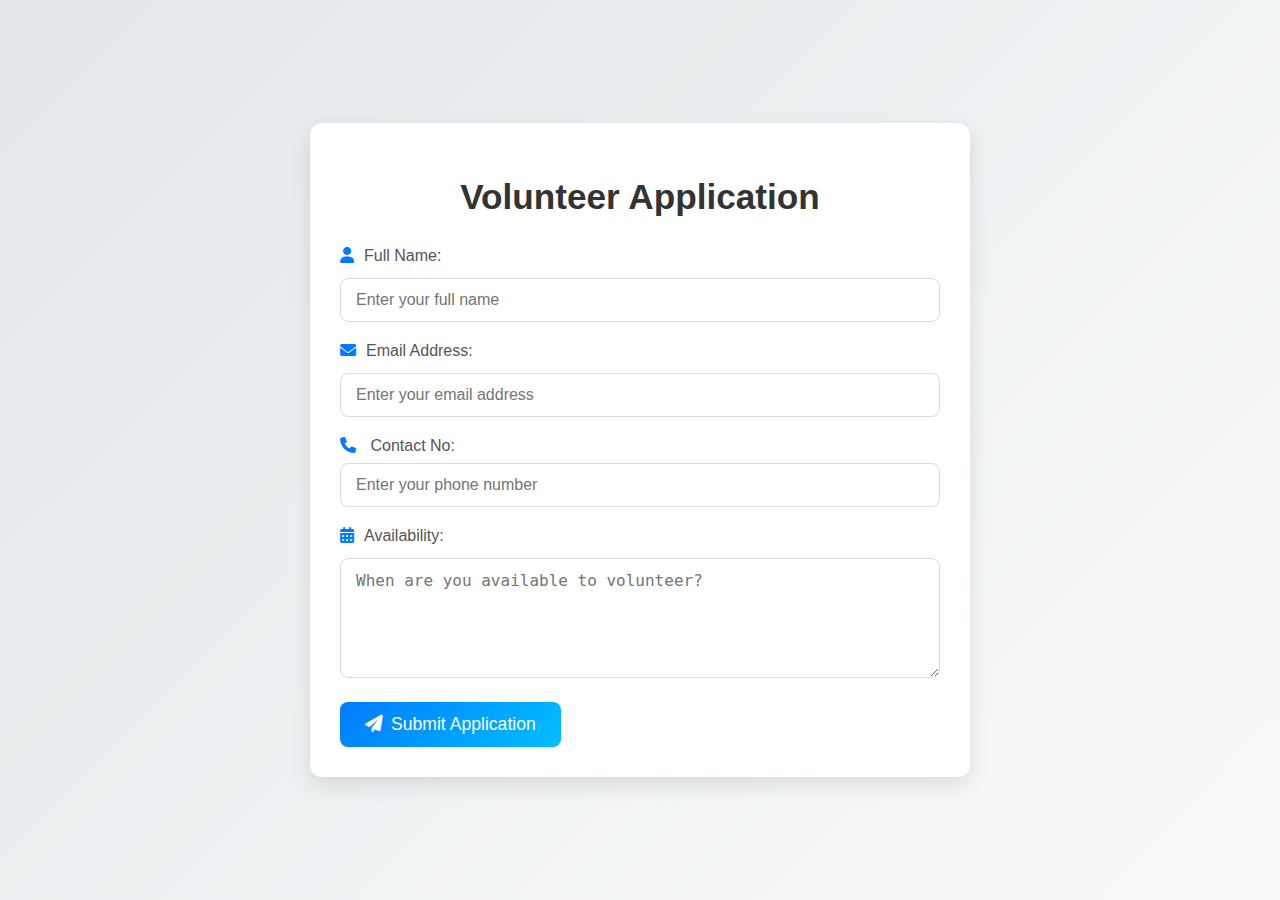
<file: form.html>
<!DOCTYPE html>
<html lang="en">
<head>
    <meta charset="UTF-8">
    <meta name="viewport" content="width=device-width, initial-scale=1.0">
    <title>Volunteer Application</title>
    <link rel="stylesheet"
          href="https://cdnjs.cloudflare.com/ajax/libs/font-awesome/6.0.0/css/all.min.css"
          crossorigin="anonymous" referrerpolicy="no-referrer"/>
    <style>
        body { font-family: 'Poppins', sans-serif; background: linear-gradient(135deg, rgba(207, 216, 220, 0.604), rgba(236, 239, 241, 0.3)); color: #333; margin: 0; padding: 0; display: flex; justify-content: center; align-items: center; min-height: 100vh; }
        .container { width: 100%; max-width: 600px; padding: 30px; background-color: #fff; border-radius: 12px; box-shadow: 0 8px 20px rgba(0, 0, 0, 0.1); transition: transform 0.3s ease; }
        .container:hover { transform: translateY(-5px); }
        h1 { text-align: center; color: #333; margin-bottom: 30px; font-size: 2.2rem; font-weight: 600; }
        .form-group { margin-bottom: 20px; }
        label { display: block; font-size: 1rem; color: #555; margin-bottom: 8px; font-weight: 500; }
        input[type="text"], input[type="email"], input[type="tel"], textarea { width: 100%; padding: 12px 15px; font-size: 1rem; border: 1px solid #ddd; border-radius: 8px; box-sizing: border-box; transition: border-color 0.3s ease; outline: none; }
        input[type="text"]:focus, input[type="email"]:focus, textarea:focus { border-color: #007bff; box-shadow: 0 0 8px rgba(0, 123, 255, 0.2); }
        textarea { resize: vertical; min-height: 120px; }
        button { background: linear-gradient(135deg, #007bff, #00bfff); color: #fff; padding: 12px 25px; font-size: 1.1rem; border: none; border-radius: 8px; cursor: pointer; transition: all 0.3s ease; display: flex; align-items: center; justify-content: center; }
        button:hover { background: linear-gradient(135deg, #0056b3, #009dff); transform: scale(1.05); }
        button i { margin-right: 8px; }
        .form-group i { margin-right: 10px; color: #007bff; }
        label + input[type="text"], label + input[type="email"], label + textarea { margin-top: 5px; }
    </style>
</head>
<body>

<div class="container">
    <h1>Volunteer Application</h1>

    <form id="volunteerForm">
        <div class="form-group">
            <label for="name"><i class="fa fa-user"></i>Full Name:</label>
            <input type="text" id="name" name="name" placeholder="Enter your full name" required>
        </div>

        <div class="form-group">
            <label for="email"><i class="fa fa-envelope"></i>Email Address:</label>
            <input type="email" id="email" name="email" placeholder="Enter your email address" required>
        </div>

        <div class="form-group">
            <label for="contact"><i class="fas fa-phone"></i> Contact No:</label>
            <input type="tel" id="contact" name="contact" placeholder="Enter your phone number" pattern="[0-9]{10}" required>
        </div>

        <div class="form-group">
            <label for="availability"><i class="fa fa-calendar-alt"></i>Availability:</label>
            <textarea id="availability" name="availability" placeholder="When are you available to volunteer?" required></textarea>
        </div>

        <button type="submit"><i class="fa fa-paper-plane"></i>Submit Application</button>
    </form>
</div>

<script>
document.getElementById('volunteerForm').addEventListener('submit', async function(e) {
    e.preventDefault();

    const fullName = document.getElementById('name').value.trim();
    const emailId = document.getElementById('email').value.trim();
    const contactDetails = document.getElementById('contact').value.trim();
    const pastORFutureExperience = document.getElementById('availability').value.trim();

    const data = {
        fullName,
        emailId,
        contactDetails,
        pastORFutureExperience
    };

    try {
        const response = await fetch(' https://tight-pleasantly-drum.ngrok-free.app/volunteer/info', {
            method: 'POST',
            headers: {
                'Content-Type': 'application/json',
                'Authorization': 'Basic dGVzdDoxMjNUZWNo'
            },
            body: JSON.stringify(data)
        });

        if (response.ok) {
            alert('Application submitted successfully!');
            document.getElementById('volunteerForm').reset();
        } else {
            const errorData = await response.text();
            alert('Submission failed: ' + errorData);
        }
    } catch (error) {
        alert('Error submitting application: ' + error.message);
    }
});
</script>

</body>
</html>
</file>
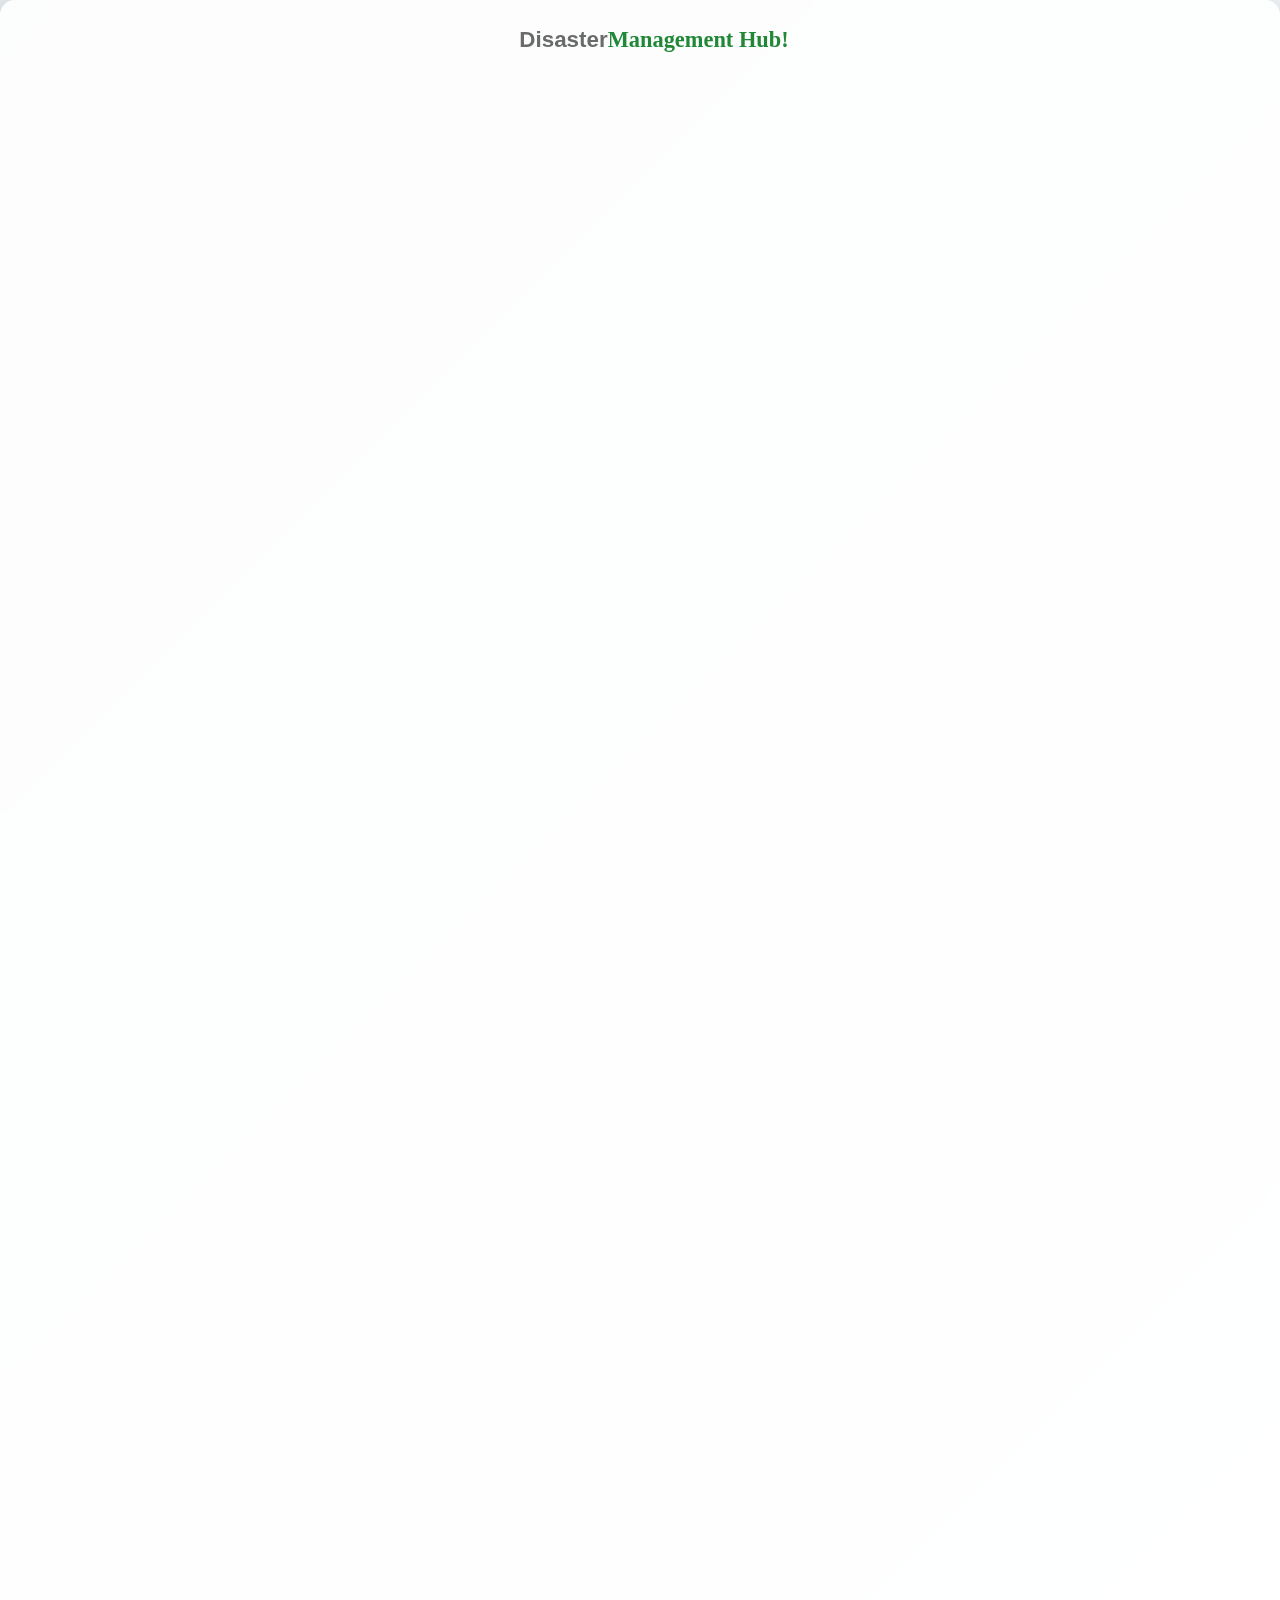
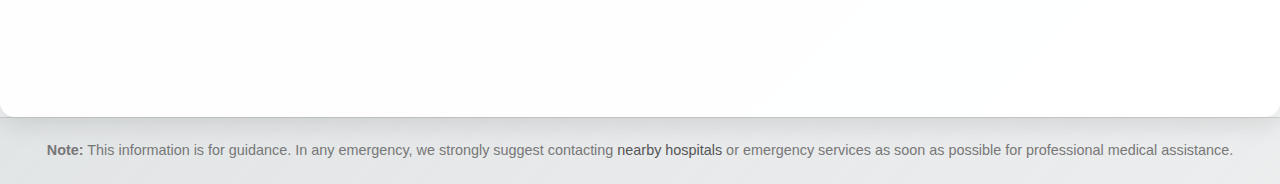
<file: Quick links aid.html>
<!DOCTYPE html>
<html lang="en">
<head>
    <meta charset="UTF-8">
    <meta name="viewport" content="width=device-width, initial-scale=1.0">
    <title>First Aid Guidance</title>
    <!-- Font Awesome CSS -->
    <link rel="stylesheet" href="https://cdnjs.cloudflare.com/ajax/libs/font-awesome/6.4.2/css/all.min.css"
          integrity="sha512-z3gLpd7yknf1YoNbCzqRKc4qyor8gaKU1qmn+CShxbuBusANI9QpRohGBreCFkKxLhei6S9CQXFEbbKuqLg0DA=="
          crossorigin="anonymous" referrerpolicy="no-referrer"/>
    <style>
        body {
            font-family: 'Nunito', sans-serif;
            margin: 0;
            padding: 0;
            background: linear-gradient(135deg, rgba(207, 216, 220, 0.604), rgba(236, 239, 241, 0.3));
            color: #34495e;
            line-height: 1.8;
            display: flex;
            flex-direction: column;
            min-height: 100vh;
        }

        .container {
            flex: 1;
            background-color: rgba(255, 255, 255, 0.9);
            border-radius: 15px;
            box-shadow: 0 8px 25px rgba(0, 0, 0, 0.1);
            backdrop-filter: blur(10px);
            position: relative;
            padding: 20px;
        }

        /* Logo Styling */
        .logo {
            font-size: 1.4rem;
            font-weight: 900;
            padding-left: 20px;
            display: flex;
            align-items: center;
            margin-bottom: 20px;
            color: #363a37bf; /* Match the heading color */
            justify-content: center;
        }

        .logo i {
            margin-right: 0.5rem;
            color: #007bff;
            font-size: 1.6rem;
        }

        .cursive-green {
            font-family: cursive;
            color: #218838;
        }

        /* Heading Styling */
        h1 {
            color: #28a745;
            margin-bottom: 70px;
            text-align: center;
            font-weight: 600;
            font-size: 2.8em;
            text-shadow: 1px 1px 2px rgba(0, 0, 0, 0.1);
            position: relative;
            transition: transform 0.3s ease, color 0.3s ease;
        }

        

        h1:hover {
            transform: scale(1.1);
            color: #218838;
        }

        /* Aid Section Styling */
        .aid-section {
            display: flex;
            align-items: center;
            margin-bottom: 40px;
            padding: 35px;
            border-radius: 10px;
            background-color: rgba(255, 255, 255, 0.7);
            transition: transform 0.3s ease, box-shadow 0.3s ease;
        }

        .aid-section:hover {
            transform: translateY(-5px);
        }

        .aid-content {
            flex: 1;
            padding-right: 50px;
            text-align: left;
        }

        .aid-section h2 {
            color: #3498db;
            margin-bottom: 15px;
            font-weight: 600;
            font-size: 1.7em;
            border-bottom: 2px solid #ecf0f1;
            padding-bottom: 8px;
            letter-spacing: 1px;
        }

        .steps {
            list-style: none;
            padding: 0;
        }

        .steps li {
            margin-bottom: 15px;
            padding-left: 25px;
            position: relative;
            font-size: 1.05em;
            color: #555;
            line-height: 1.7;
        }

        .steps li:before {
            content: '\f058'; /* Checkmark icon */
            font-family: 'Font Awesome 6 Free';
            font-weight: 900;
            position: absolute;
            left: 0;
            top: 3px;
            color: #2ecc71;
            font-size: 1.2em;
        }

        /* Image Styling */
        .aid-image {
            flex: 0 0 40%;
            max-width: 40%;
            text-align: center;
        }

        .aid-image img {
            max-width: 100%;
            height: auto;
            border-radius: 10px;
            box-shadow: 0 3px 8px rgba(0, 0, 0, 0.15);
        }

        /* Reverse Layout */
        .aid-section reverse {
            flex-direction: row-reverse;
        }

        .aid-section.reverse .aid-content {
            padding-left: 50px;
            padding-right: 0;
        }

        /* Animations */
        h1, .aid-section {
            opacity: 0;
            transform: translateY(30px);
            animation: fadeInUp 0.8s forwards ease-out;
        }

        .aid-section:nth-child(even) {
            transform: translateX(30px);
            animation: fadeInRight 0.8s forwards ease-out;
        }

        @keyframes fadeInUp {
            from {
                opacity: 0;
                transform: translateY(30px);
            }
            to {
                opacity: 1;
                transform: translateY(0);
            }
        }

        @keyframes fadeInRight {
            from {
                opacity: 0;
                transform: translateX(30px);
            }
            to {
                opacity: 1;
                transform: translateX(0);
            }
        }

        /* Footer Styling */
        footer {
            background-color: rgba(0, 0, 0, 0.05);
            padding: 20px;
            text-align: center;
            font-size: 0.9em;
            color: #777;
            border-top: 1px solid rgba(0, 0, 0, 0.1);
        }

        footer p {
            margin: 0;
        }

        footer a {
            color: #555;
            text-decoration: none;
        }

        /* Responsive Design */
        @media (max-width: 768px) {
            .container {
                margin: 10px; /* Reduced margin for smaller screens */
                padding: 15px;
            }

            .logo {
                font-size: 1.2rem;
                padding-left: 10px;
                margin-bottom: 10px;
            }

            .logo i {
                font-size: 1.4rem;
            }

            h1 {
                font-size: 2.2em;
                margin-bottom: 40px;
            }

            .aid-section {
                flex-direction: column;
                padding: 15px;
            }

            .aid-content {
                padding-right: 0;
                text-align: left;
            }

            .aid-section.reverse {
                flex-direction: column;
            }

            .aid-section.reverse .aid-content {
                padding-left: 0;
            }

            .aid-image {
                flex: 0 0 100%;
                max-width: 100%;
                margin-bottom: 15px;
            }

            .steps li {
                padding-left: 20px;
            }
        }
    </style>
</head>
<body>

<div class="container">
    <!-- Logo -->
    <div class="logo">
        <i class="fas fa-house-flood-water"></i>
        Disaster <span class="cursive-green">Management Hub!</span>
    </div>

    <!-- Main Heading -->
    <h1>First Aid Guidance</h1>

    <!-- CPR Section -->
    <section class="aid-section">
        <div class="aid-content">
            <h2><i class="fas fa-heartbeat"></i> CPR (Cardiopulmonary Resuscitation)</h2>
            <ul class="steps">
                <li><p><strong>Check for responsiveness:</strong> Gently tap the person and shout, "Are you OK?"</p></li>
                <li><p><strong>Call emergency services:</strong> If the person is unresponsive, immediately call for help.</p></li>
                <li><p><strong>Begin chest compressions:</strong> Place the heel of one hand over the center of the
                    person's chest, put the other hand on top. Push hard and fast (100-120 compressions per minute)
                    about 2 inches deep.</p></li>
            </ul>
        </div>
        <div class="aid-image">
            <img src="CPR image.webp" alt="CPR guidance">
        </div>
    </section>

    <!-- Wound Care Section -->
    <section class="aid-section reverse">
        <div class="aid-image">
            <img src="wound care.webp" alt="Wound Care guidance">
        </div>
        <div class="aid-content">
            <h2><i class="fas fa-bandage"></i> Wound Care</h2>
            <ul class="steps">
                <li><p><strong>Wash your hands:</strong> Before attending to any wound, make sure your hands are clean.</p></li>
                <li><p><strong>Stop the bleeding:</strong> Apply direct pressure to the wound with a clean cloth.</p></li>
                <li><p><strong>Clean the wound:</strong> Gently wash the wound with mild soap and water. Avoid harsh
                    scrubbing.</p></li>
                <li><p><strong>Apply antibiotic ointment:</strong> Put a thin layer of antibiotic ointment to help
                    prevent infection.</p></li>
                <li><p><strong>Cover the wound:</strong> Cover the wound with a clean bandage. Change the bandage
                    daily.</p></li>
            </ul>
        </div>
    </section>

    <!-- Burn Treatment Section -->
    <section class="aid-section">
        <div class="aid-content">
            <h2><i class="fas fa-burn"></i> Burn Treatment</h2>
            <ul class="steps">
                <li><p><strong>Cool the burn:</strong> Immediately cool the burn by holding it under cool (not cold)
                    running water for 10-20 minutes.</p></li>
                <li><p><strong>Cover with a sterile bandage:</strong> Apply a sterile, non-adhesive bandage to the burn.</p></li>
                <li><p><strong>Pain relief:</strong> You can take over-the-counter pain relievers, such as ibuprofen or
                    acetaminophen.</p></li>
                <li><p><strong>Seek medical attention:</strong> If the burn is severe (deep, large, or on sensitive
                    areas), seek medical attention immediately.</p></li>
            </ul>
        </div>
        <div class="aid-image">
            <img src="burn-care Background Removed.png" alt="Burn Treatment guidance">
        </div>
    </section>
</div>

<!-- Footer -->
<footer>
    <p><strong>Note:</strong> This information is for guidance. In any emergency, we strongly suggest contacting
        <a href="https://www.google.com/maps">nearby hospitals</a> or emergency services as soon as possible for professional medical
        assistance.
    </p>
</footer>

</body>
</html>
</file>
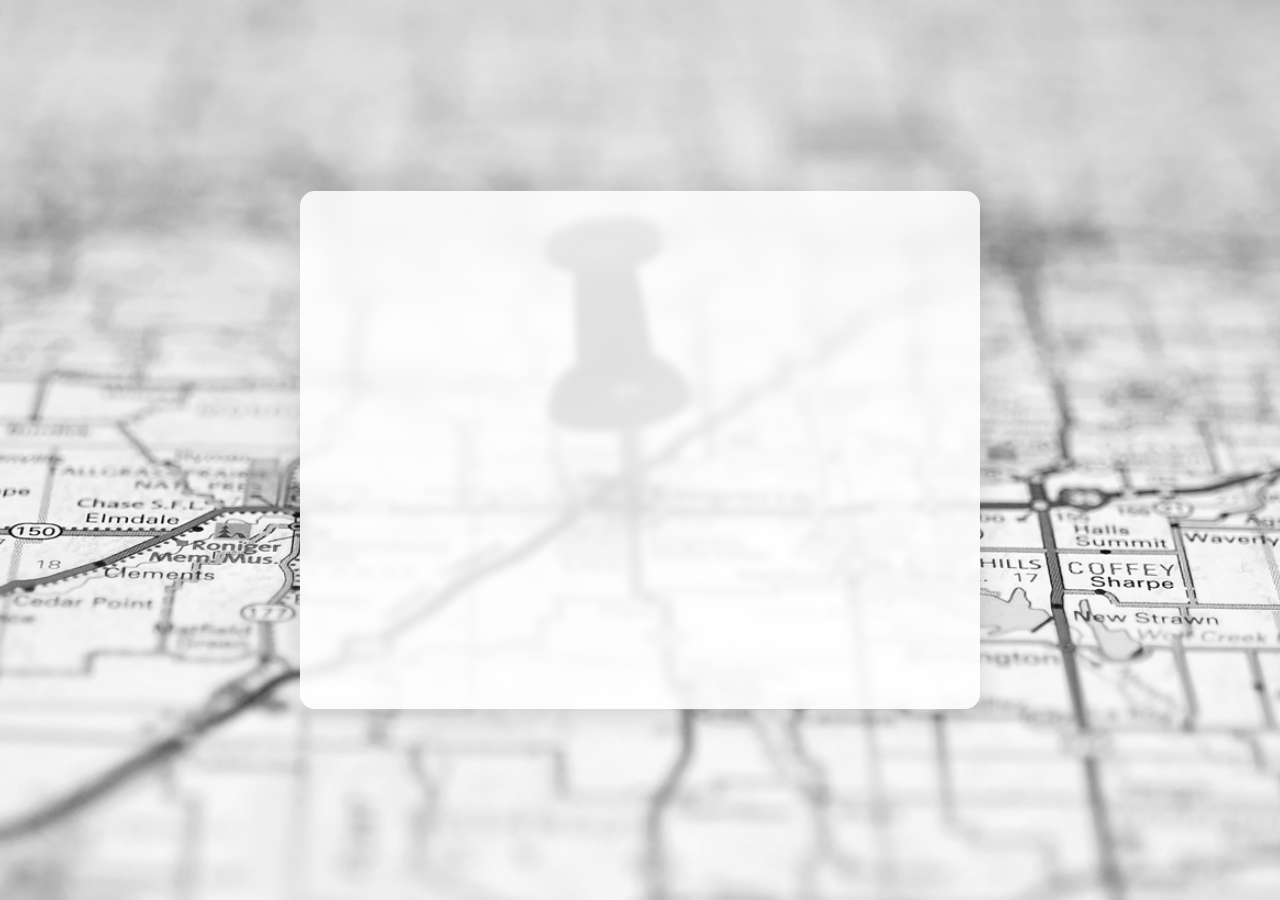
<file: Quik link Shelter.html>
<!DOCTYPE html>
<html lang="en">
<head>
    <meta charset="UTF-8">
    <meta name="viewport" content="width=device-width, initial-scale=1.0">
    <title>Disaster Management - Find Safe Shelter</title>
    <link rel="stylesheet" href="https://cdnjs.cloudflare.com/ajax/libs/font-awesome/6.0.0/css/all.min.css"
          integrity="sha512-9usAa10IRO0HhonpyAIVpjrylPvoDwiPUiKdWk5t3PyolY1cOd4DSE0Ga+ri4AuTroPR5aQvXU9xC6qOPnzFeg=="
          crossorigin="anonymous" referrerpolicy="no-referrer"/>
    <style>
        body {
            font-family: 'Roboto', sans-serif;
            margin: 0;
            padding: 0;
            background-image: url(map-background.jpg); /* Replace with your image URL */
            background-size: cover; /* Cover the entire screen */
            background-position: center; /* Center the image */
            background-repeat: no-repeat; /* Prevent tiling */
            color: #333;
            line-height: 1.7;
            display: flex;
            justify-content: center;
            align-items: center;
            min-height: 100vh; /* Full viewport height */
            width: 100%;
            overflow: auto; /*Allow scrollbars when content overflows*/
        }

        .container {
            width: 100%;
            max-width: 600px;
            padding: 40px;
            background-color: rgba(255, 255, 255, 0.85);
            border-radius: 15px;
            box-shadow: 0 8px 30px rgba(0, 0, 0, 0.15);
            text-align: center;
            backdrop-filter: blur(4px);
        }

        h1 {
            color: linear-gradient(135deg, #0056b3, #009dff); /* This won't work as expected */
            margin-bottom: 20px;
            font-weight: 500;
            font-size: 2.3em;
            background: linear-gradient(135deg, #0056b3, #009dff);
            -webkit-background-clip: text;
            -webkit-text-fill-color: transparent;
        }

        p {
            color: #555;
            margin-bottom: 30px;
            font-size: 1.1em;
        }

        #location-form {
            display: flex;
            flex-direction: column;
            gap: 20px;
        }

        #city-select {
            padding: 14px 20px;
            border-radius: 10px;
            border: 1.5px solid #ddd;
            font-size: 1.1em;
            outline: none;
            transition: border-color 0.3s ease, box-shadow 0.3s ease;
        }

        #city-select:focus {
            border-color: #fff;
            box-shadow: 0 0 8px rgb(1, 101, 250);
        }

        button {
            background: linear-gradient(135deg, #0056b3, #009dff);
            color: #fff;
            padding: 14px 30px;
            border: none;
            border-radius: 10px;
            cursor: pointer;
            font-size: 1.2em;
            transition: background-color 0.3s ease, transform 0.2s ease, box-shadow 0.3s ease;
            box-shadow: 0 4px 10px rgba(0, 86, 179, 0.2); /* Adjust the color for a better match */
            outline: none;
        }

        button:hover {
            background-color: #0056b3; /* Darker shade of the main color */
            transform: translateY(-3px);
            box-shadow: 0 6px 15px rgba(0, 86, 179, 0.35); /* Adjust color here too */
        }

        button:active {
            transform: translateY(0);
            box-shadow: 0 2px 5px rgba(0, 86, 179, 0.35); /* And here */
        }

        button i {
            margin-right: 8px;
        }

        /* Modern animations */
        h1, p, #location-form {
            opacity: 0;
            transform: translateY(20px);
            animation: fadeIn 0.8s forwards ease-out;
        }

        @keyframes fadeIn {
            from {
                opacity: 0;
                transform: translateY(20px);
            }
            to {
                opacity: 1;
                transform: translateY(0);
            }
        }

        #city-select {
            animation-delay: 0.3s;
        }

        button {
            animation-delay: 0.6s;
        }
    </style>
</head>
<body>

<div class="container">
    <h1><i class="fa fa-house-damage"></i> Find a Safe Shelter</h1>
    <p>
        Select your city to locate nearby safe shelters and emergency resources. We are for general guidance during disasters like floods, earthquakes, or hurricanes. In an actual emergency, always follow the instructions of local authorities and emergency services. Stay prepared, keep emergency contacts handy, and have an evacuation plan ready. Your safety is our priority.
    </p>

    <form id="location-form">
        <select id="city-select">
            <option value="">Choose Your City</option>
            <option value="delhi">Delhi</option>
            <option value="mumbai">Mumbai</option>
            <option value="kolkata">Kolkata</option>
            <option value="chennai">Chennai</option>
            <option value="bangalore">Bangalore</option>
            <option value="hyderabad">Hyderabad</option>
            <option value="ahmedabad">Ahmedabad</option>
            <option value="pune">Pune</option>
        </select>
        <button type="button" onclick="findShelter()"><i class="fa fa-search"></i> Locate Shelters</button>
    </form>
</div>

<script>
    function findShelter() {
        const city = document.getElementById("city-select").value;

        if (!city) {
            alert("Please select a city to proceed.");
            return;
        }

        let mapUrl = "";
        switch (city) {
            case "delhi":
                mapUrl = "https://www.google.com/maps?q=community+center+shelter+delhi";
                break;
            case "mumbai":
                mapUrl = "https://www.google.com/maps?q=municipal+school+shelter+mumbai";
                break;
            case "kolkata":
                mapUrl = "https://www.google.com/maps?q=community+hall+shelter+kolkata";
                break;
            case "chennai":
                mapUrl = "https://www.google.com/maps?q=government+building+shelter+chennai";
                break;
            case "bangalore":
                mapUrl = "https://www.google.com/maps?q=public+auditorium+shelter+bangalore";
                break;
            case "hyderabad":
                mapUrl = "https://www.google.com/maps?q=function+hall+shelter+hyderabad";
                break;
            case "ahmedabad":
                mapUrl = "https://www.google.com/maps?q=community+center+shelter+ahmedabad";
                break;
            case "pune":
                mapUrl = "https://www.google.com/maps?q=community+hall+shelter+pune";
                break;
            default:
                alert("Sorry, shelter information is currently unavailable for this city.");
                return;
        }

        window.open(mapUrl, "_blank");
    }
</script>

</body>
</html>
</file>
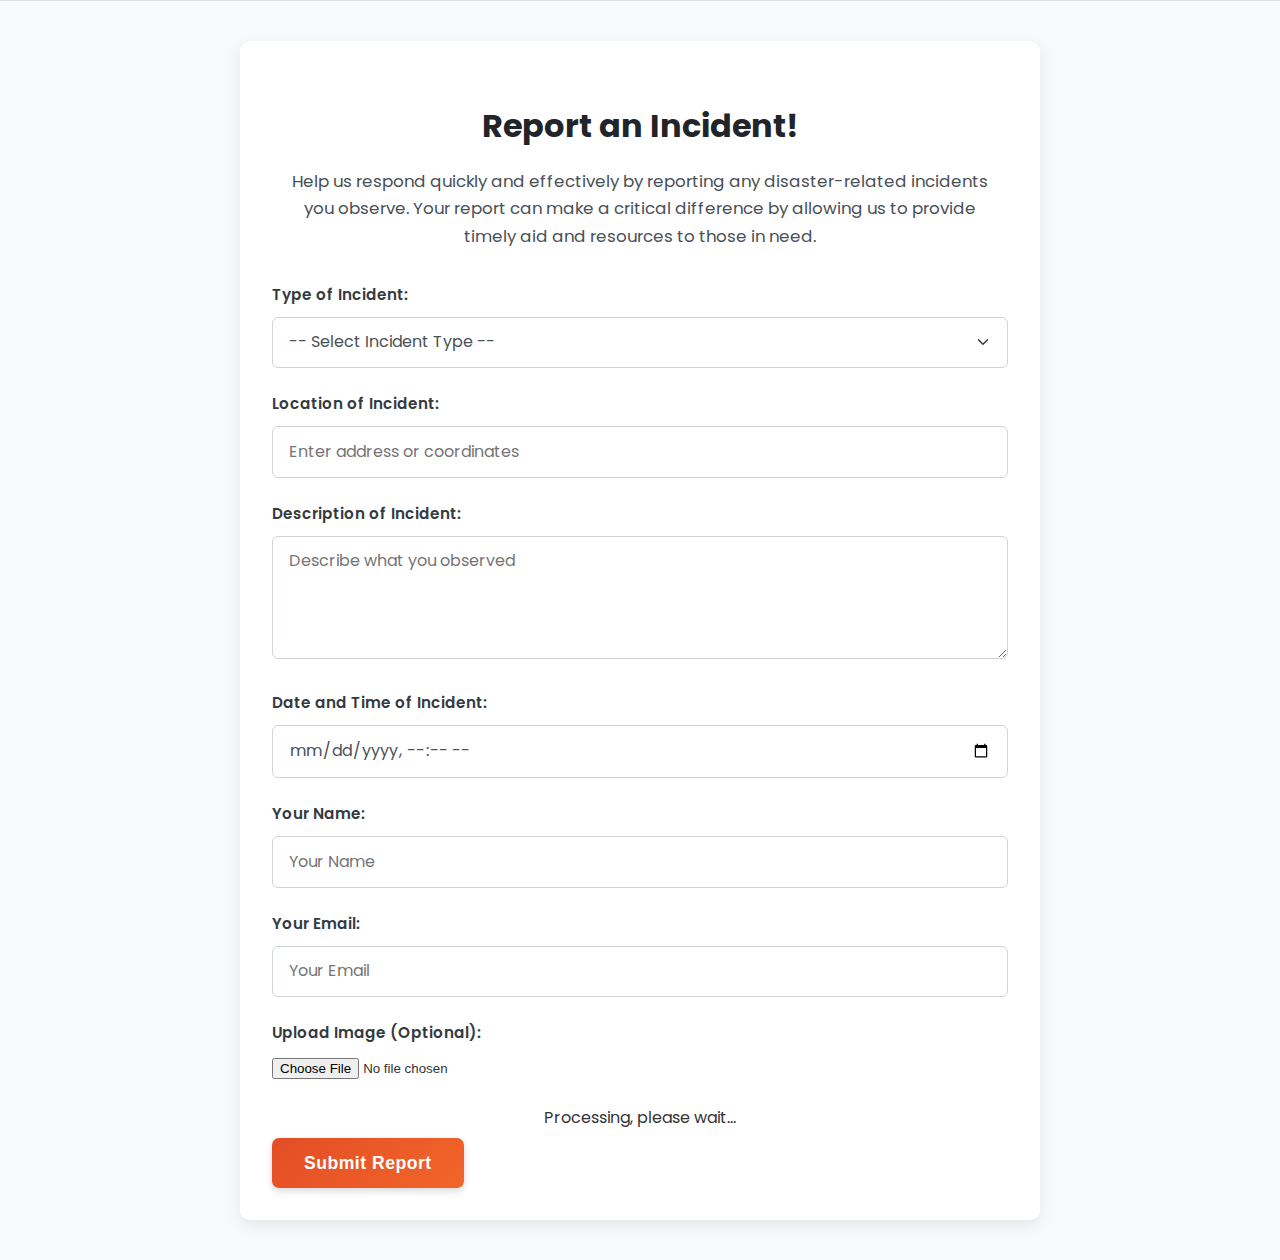
<file: report.html>
<!DOCTYPE html>
<html>
<head>
    <meta charset="UTF-8">
    <meta name="viewport" content="width=device-width, initial-scale=1.0">
    <title>Disaster Management Report Portal</title>

    <link rel="stylesheet" href="https://cdnjs.cloudflare.com/ajax/libs/font-awesome/6.0.0/css/all.min.css" integrity="sha512-9usAa10IRO0HhonpyAIVpjrylPvoDwiPUiKdWk5t3PyolY1cOd4DSE0Ga+ri4AuTroPR5aQvXU9xC6qOPnzFeg==" crossorigin="anonymous" referrerpolicy="no-referrer" />

    <link rel="preconnect" href="https://fonts.googleapis.com">
    <link rel="preconnect" href="https://fonts.gstatic.com" crossorigin>
    <link href="https://fonts.googleapis.com/css2?family=Montserrat+Alternates:wght@600&family=Poppins:wght@300;400;500;600;700;800;900&display=swap" rel="stylesheet">

    <style>
       /* styles  */
*,
*::before,
*::after {
    box-sizing: border-box;
}

html {
    font-size: 100%; /* Base font size (usually 16px) */
    -webkit-text-size-adjust: 100%; /* Prevent iOS font scaling */
    text-size-adjust: 100%;
}

body {
    font-family: 'Poppins', sans-serif;
    margin: 0; /* Remove default body margin */
    padding: 0;
    background: linear-gradient(135deg, rgba(207, 216, 220, 0.604), rgba(236, 239, 241, 0.3));
    color: #333;
    line-height: 1.6;
    overflow-x: hidden; /* Prevent horizontal scroll */
    min-height: 100vh; /* Ensure body takes at least full viewport height */
}

/* Removed .container as it wasn't used in the provided HTML body */

a { /* Style links if they are added later */
    color: #007bff;
    text-decoration: none;
    transition: color 0.3s ease;
}

a:hover {
    text-decoration: underline;
    color: #0056b3;
}

/*------------------------------------*\
    $REPORT INCIDENT SECTION
\*------------------------------------*/
#report-incident {
    background-color: #f8f9fa;
    padding: 2.5rem 1rem; /* Padding top/bottom and left/right */
    text-align: center;
    border-top: 1px solid #dee2e6;
}

.report-container {
    width: 100%; /* Take full width of parent */
    max-width: 800px; /* Limit max width on larger screens */
    margin: 0 auto; /* Center the container */
    padding: 2rem;
    background-color: #fff;
    border-radius: 10px;
    box-shadow: 0 5px 15px rgba(0, 0, 0, 0.08);
}

#report-incident h2 {
    font-size: clamp(1.75rem, 5vw, 2rem); /* Responsive font size */
    margin-bottom: 1rem;
    color: #212529;
    font-weight: 700;
}

#report-incident p {
    color: #495057;
    margin-bottom: 2rem;
    font-size: clamp(1rem, 2.5vw, 1.05rem); /* Responsive font size */
    line-height: 1.65; /* Slightly more line height */
    max-width: 700px; /* Constrain line length */
    margin-left: auto;
    margin-right: auto;
}

/*------------------------------------*\
    $FORM STYLES
\*------------------------------------*/
#incident-report-form {
    display: flex;
    flex-direction: column;
    align-items: stretch; /* Form groups fill width */
}

.form-group {
    margin-bottom: 1.5rem;
    text-align: left;
}

.form-group label {
    display: block;
    font-weight: 600;
    margin-bottom: 0.6rem;
    color: #343a40;
    font-size: 0.95rem;
}

/* Base Input Styles (Text, Email, Select, Textarea, etc.) */
.form-group input[type="text"],
.form-group input[type="email"],
.form-group input[type="datetime-local"],
.form-group select,
.form-group textarea {
    width: 100%;
    padding: 0.8rem 1rem;
    border: 1px solid #ced4da;
    border-radius: 6px;
    font-size: 1rem; /* Keep >= 1rem (16px) for mobile accessibility */
    font-family: inherit;
    line-height: 1.5;
    background-color: #fff;
    color: #495057;
    transition: border-color 0.15s ease-in-out, box-shadow 0.15s ease-in-out;
    appearance: none; /* Basic reset for browser default styles */
    -webkit-appearance: none;
    -moz-appearance: none;
}

/* Focus States */
.form-group input:focus,
.form-group select:focus,
.form-group textarea:focus {
    border-color: #80bdff;
    outline: 0;
    box-shadow: 0 0 0 0.2rem rgba(0, 123, 255, 0.25);
}

/* Specific Styling for Select */
.form-group select {
    background-image: url("data:image/svg+xml,%3csvg xmlns='http://www.w3.org/2000/svg' viewBox='0 0 16 16'%3e%3cpath fill='none' stroke='%23343a40' stroke-linecap='round' stroke-linejoin='round' stroke-width='2' d='M2 5l6 6 6-6'/%3e%3c/svg%3e"); /* Basic dropdown arrow */
    background-repeat: no-repeat;
    background-position: right 1rem center;
    background-size: 16px 12px;
    padding-right: 2.5rem; /* Make space for arrow */
}

/* Textarea */
.form-group textarea {
    resize: vertical;
    min-height: 120px;
}




/* Submit Button */
.submit-button {
    background: linear-gradient(135deg, #e44d26, #f16529);
    color: #fff;
    padding: 0.9rem 2rem;
    border: none;
    border-radius: 7px;
    font-size: 1.1rem;
    font-weight: 600;
    cursor: pointer;
    transition: transform 0.2s ease, box-shadow 0.2s ease;
    align-self: flex-start; /* Align left on larger screens */
    margin-top: 0.5rem;
    box-shadow: 0 3px 7px rgba(0, 0, 0, 0.15);
    letter-spacing: 0.5px;
    text-align: center; /* Ensure text is centered */
    width: auto; /* Default width */
    display: inline-block; /* Allow align-self to work */
}

.submit-button:hover {
    transform: translateY(-2px);
    box-shadow: 0 5px 12px rgba(0, 0, 0, 0.2);
}

/*------------------------------------*\
    $RESPONSIVE STYLES
\*------------------------------------*/

/* Medium Screens (Tablet portrait and down) */
@media (max-width: 768px) {
    #report-incident {
        padding: 2rem 1rem;
    }

    .report-container {
        padding: 1.5rem;
    }

    #report-incident h2 {
        /* font-size uses clamp, adjusts automatically */
    }

    #report-incident p {
        /* font-size uses clamp, adjusts automatically */
        margin-bottom: 1.5rem;
    }

    .form-group {
        margin-bottom: 1.25rem;
    }

    .form-group label {
        font-size: 0.9rem;
    }

    /* Ensure inputs maintain good padding */
    .form-group input[type="text"],
    .form-group input[type="email"],
    .form-group input[type="datetime-local"],
    .form-group select,
    .form-group textarea {
        padding: 0.9rem 1rem; /* Consistent padding */
    }

    .submit-button {
        width: 100%; /* Full width button */
        padding: 1rem; /* Generous padding for tapping */
        font-size: 1.1rem;
        align-self: stretch; /* Override align-self */
    }
}

/* Small Screens (Phones) */
@media (max-width: 480px) {
    #report-incident {
        padding: 1.5rem 0.5rem; /* Less horizontal padding */
    }

    .report-container {
        padding: 1.5rem 1rem; /* Consistent internal padding */
        border-radius: 0; /* Edge-to-edge */
        box-shadow: none;
        /* Border already added by #report-incident */
    }

     #report-incident h2 {
         /* font-size uses clamp, adjusts automatically */
         margin-bottom: 0.8rem;
     }

    #report-incident p {
        /* font-size uses clamp, adjusts automatically */
        line-height: 1.6;
    }

    .form-group label {
        font-size: 0.88rem; /* Slightly smaller label */
        margin-bottom: 0.5rem;
    }

    /* Inputs maintain 1rem font-size from base */
    .form-group input[type="text"],
    .form-group input[type="email"],
    .form-group input[type="datetime-local"],
    .form-group select,
    .form-group textarea {
        padding: 0.85rem 1rem; /* Slightly reduced vertical padding */
    }

    /* File input button padding adjustment */
     .form-group input[type="file"]::file-selector-button {
        padding: 0.65rem 1rem;
     }

    .submit-button {
        font-size: 1rem; /* Slightly smaller text */
        padding: 0.9rem; /* Adjust padding */
    }
}

    </style>
</head>
<body>

    <section id="report-incident">
        <div class="report-container">
            <h2>Report an Incident!</h2>
            <p>Help us respond quickly and effectively by reporting any disaster-related incidents you observe. Your report can make a critical difference by allowing us to provide timely aid and resources to those in need.</p>

            <form id="incident-report-form">
                <div class="form-group">
                    <label for="incident-type">Type of Incident:</label>
                    <select id="incident-type" name="incident-type" required>
                        <option value="">-- Select Incident Type --</option>
                        <option value="flood">Flood</option>
                        <option value="earthquake">Earthquake</option>
                        <option value="wildfire">Wildfire</option>
                        <option value="hurricane">Hurricane</option>
                        <option value="landslide">Landslide</option>
                        <option value="other">Other</option>
                    </select>
                </div>

                <div class="form-group">
                    <label for="location">Location of Incident:</label>
                    <input type="text" id="location" name="location" placeholder="Enter address or coordinates" required>
                </div>

                <div class="form-group">
                    <label for="description">Description of Incident:</label>
                    <textarea id="description" name="description" rows="4" placeholder="Describe what you observed" required></textarea>
                </div>

                <div class="form-group">
                    <label for="date-time">Date and Time of Incident:</label>
                    <input type="datetime-local" id="date-time" name="date-time" required>
                </div>

                <div class="form-group">
                    <label for="reporter-name">Your Name:</label>
                    <input type="text" id="reporter-name" name="reporter-name" placeholder="Your Name" required>
                </div>

                 <div class="form-group">
                    <label for="reporter-email">Your Email:</label>
                    <input type="email" id="reporter-email" name="reporter-email" placeholder="Your Email" required>
                </div>

                <div class="form-group">
                    <label for="image-upload">Upload Image (Optional):</label>
                    <input type="file" id="image-upload" name="image-upload" accept="image/*">
                </div>
				<div id="loader-overlay">
    <div class="spinner"></div>
    <div id="loader-text">Processing, please wait...</div>
</div>

                <button type="submit" class="submit-button">Submit Report</button>
            </form>
        </div>
    </section>

<!-- Loader Overlay -->


<script>
function showLoader(message = "Processing, please wait...") {
    document.getElementById('loader-text').textContent = message;
    document.getElementById('loader-overlay').style.display = 'flex';
}

function hideLoader() {
    document.getElementById('loader-overlay').style.display = 'none';
}

async function fetchLatestIncidentLocation() {
    showLoader("Fetching latest incident location...");
    try {
        const response = await fetch('https://tight-pleasantly-drum.ngrok-free.app/disaster/incidents', {
            method: 'GET',
            headers: { 'Authorization': 'Basic dGVzdDoxMjNUZWNo' },
            credentials: 'include'
        });
        if (response.ok) {
            const data = await response.json();
            if (Array.isArray(data) && data.length > 0) {
                const latestIncident = data[data.length - 1];
                const location = latestIncident.location || latestIncident.incidentLocation || "Unknown Location";
                console.log("Fetched location:", location);
                return location;
            } else {
                console.warn("No incidents found from API.");
                return "Unknown Location";
            }
        } else {
            console.error('Failed to fetch incidents:', await response.text());
            return "Unknown Location";
        }
    } catch (error) {
        console.error('Error fetching incidents:', error);
        return "Unknown Location";
    } finally {
        hideLoader();
    }
}

async function fetchVolunteerListAndSendEmail() {
    const location = await fetchLatestIncidentLocation();
    showLoader("Fetching volunteers and sending emails...");
    try {
        const response = await fetch('https://tight-pleasantly-drum.ngrok-free.app/volunteer/list', {
            method: 'GET',
            headers: { 'Authorization': 'Basic dGVzdDoxMjNUZWNo' },
            credentials: 'include'
        });

        if (response.ok) {
            const data = await response.json();
            const emails = data.map(volunteer => volunteer.emailId).filter(email => !!email);

            if (emails.length === 0) {
                alert("Incident reported. No volunteer emails found to notify.");
                return;
            }

            const emailPayload = {
                to: emails.join(','),
                subject: "Alert",
                body: `Disaster Occurs in this location: ${location}, Required your Attention`
            };

            showLoader("Sending alert emails to volunteers...");
            const emailResponse = await fetch('https://tight-pleasantly-drum.ngrok-free.app/email/send', {
                method: 'POST',
                headers: {
                    'Content-Type': 'application/json',
                    'Authorization': 'Basic dGVzdDoxMjNUZWNo'
                },
                body: JSON.stringify(emailPayload)
            });

            if (emailResponse.ok) {
                alert("Email notification sent successfully to volunteers.");
            } else {
                alert("Incident reported, but failed to send email: " + await emailResponse.text());
            }
        } else {
            alert("Incident reported, but failed to fetch volunteer list: " + await response.text());
        }
    } catch (error) {
        alert('Incident reported, but error occurred while notifying volunteers: ' + error.message);
    } finally {
        hideLoader();
    }
}

document.getElementById('incident-report-form').addEventListener('submit', async function (event) {
    event.preventDefault();

    const typeOfIncident = document.getElementById('incident-type').value;
    const location = document.getElementById('location').value.trim();
    const description = document.getElementById('description').value.trim();
    const dateTime = document.getElementById('date-time').value;
    const reporterName = document.getElementById('reporter-name').value.trim();
    const reporterEmail = document.getElementById('reporter-email').value.trim();
    const imageFile = document.getElementById('image-upload').files[0];

    let imageUrl = "https://media.istockphoto.com/id/1253236513/photo/abstract-dots-and-lines.jpg";
    if (imageFile) {
        try {
            imageUrl = await toBase64URL(imageFile);
        } catch {
            alert('Failed to process image, using default image.');
        }
    }

    const payload = {
        incident: {
            typeOfIncident,
            description,
            location,
            date: dateTime,
            user: { userName: reporterName, userEmail: reporterEmail },
            document: { documentType: typeOfIncident }
        },
        imageLink: { imageUrl }
    };

    showLoader("Submitting incident report...");
    try {
        const response = await fetch('https://tight-pleasantly-drum.ngrok-free.app/disaster/save', {
            method: 'POST',
            headers: {
                'Content-Type': 'application/json',
                'Authorization': 'Basic dGVzdDoxMjNUZWNo'
            },
            body: JSON.stringify(payload)
        });

        if (response.ok) {
            alert('Incident report submitted successfully!');
            document.getElementById('incident-report-form').reset();
            await fetchVolunteerListAndSendEmail();
        } else {
            alert('Failed to submit report: ' + await response.text());
        }
    } catch (error) {
        alert('Error submitting report: ' + error.message);
    } finally {
        hideLoader();
    }
});

function toBase64URL(file) {
    return new Promise((resolve, reject) => {
        const reader = new FileReader();
        reader.readAsDataURL(file);
        reader.onload = () => resolve(reader.result);
        reader.onerror = error => reject(error);
    });
}
</script>


</body>
</html>
</file>
